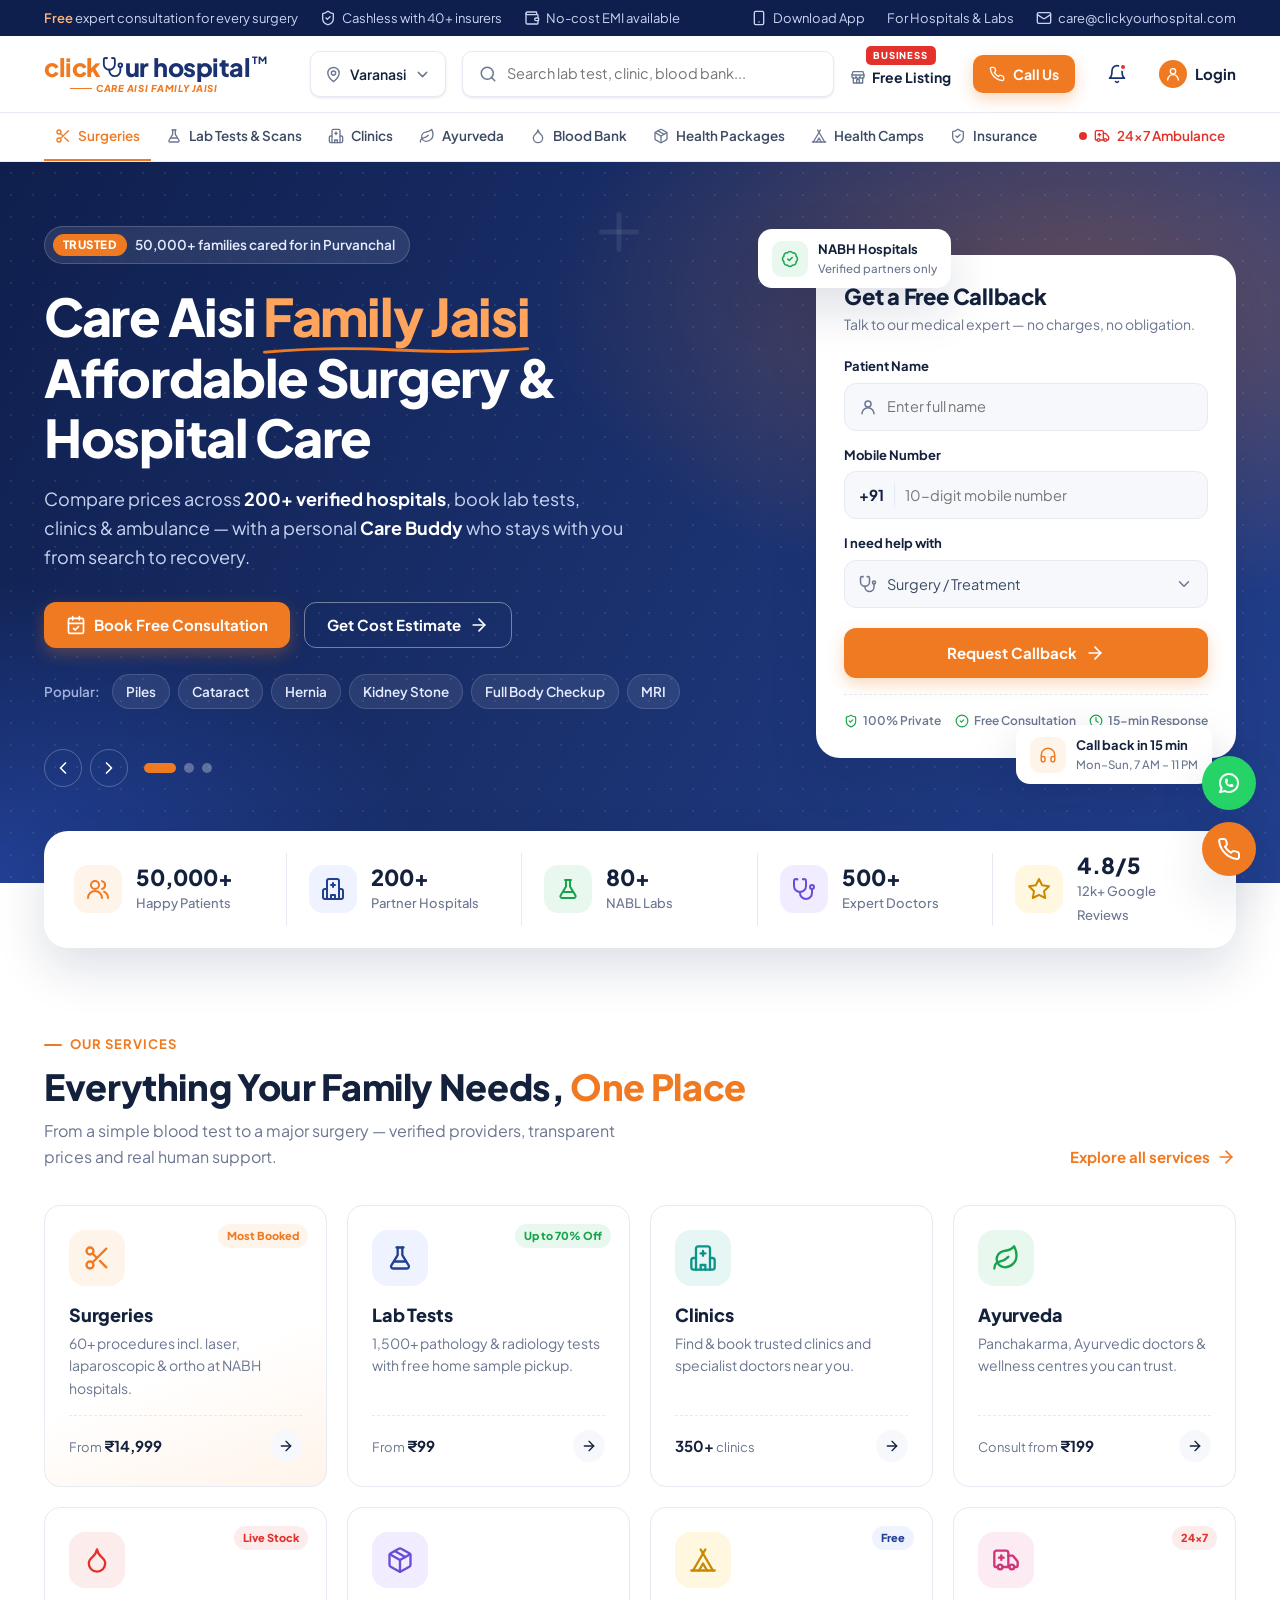
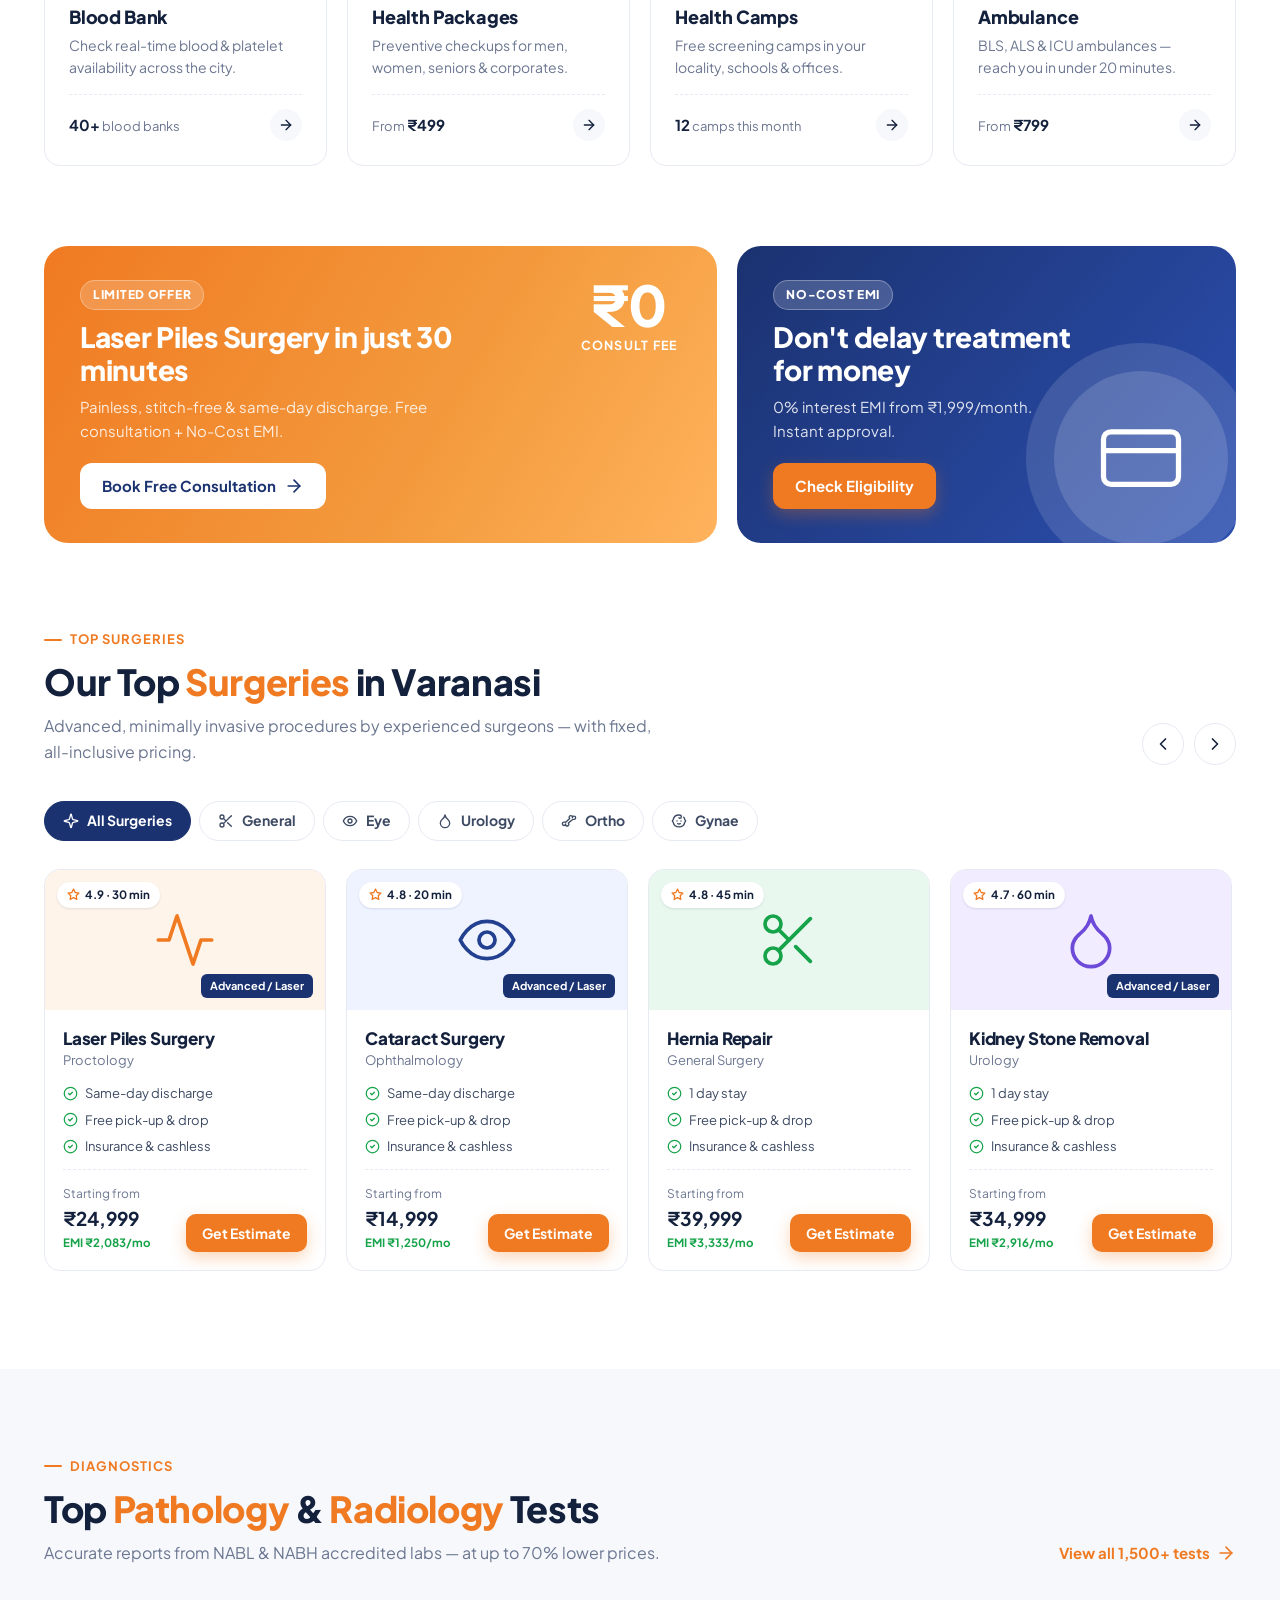
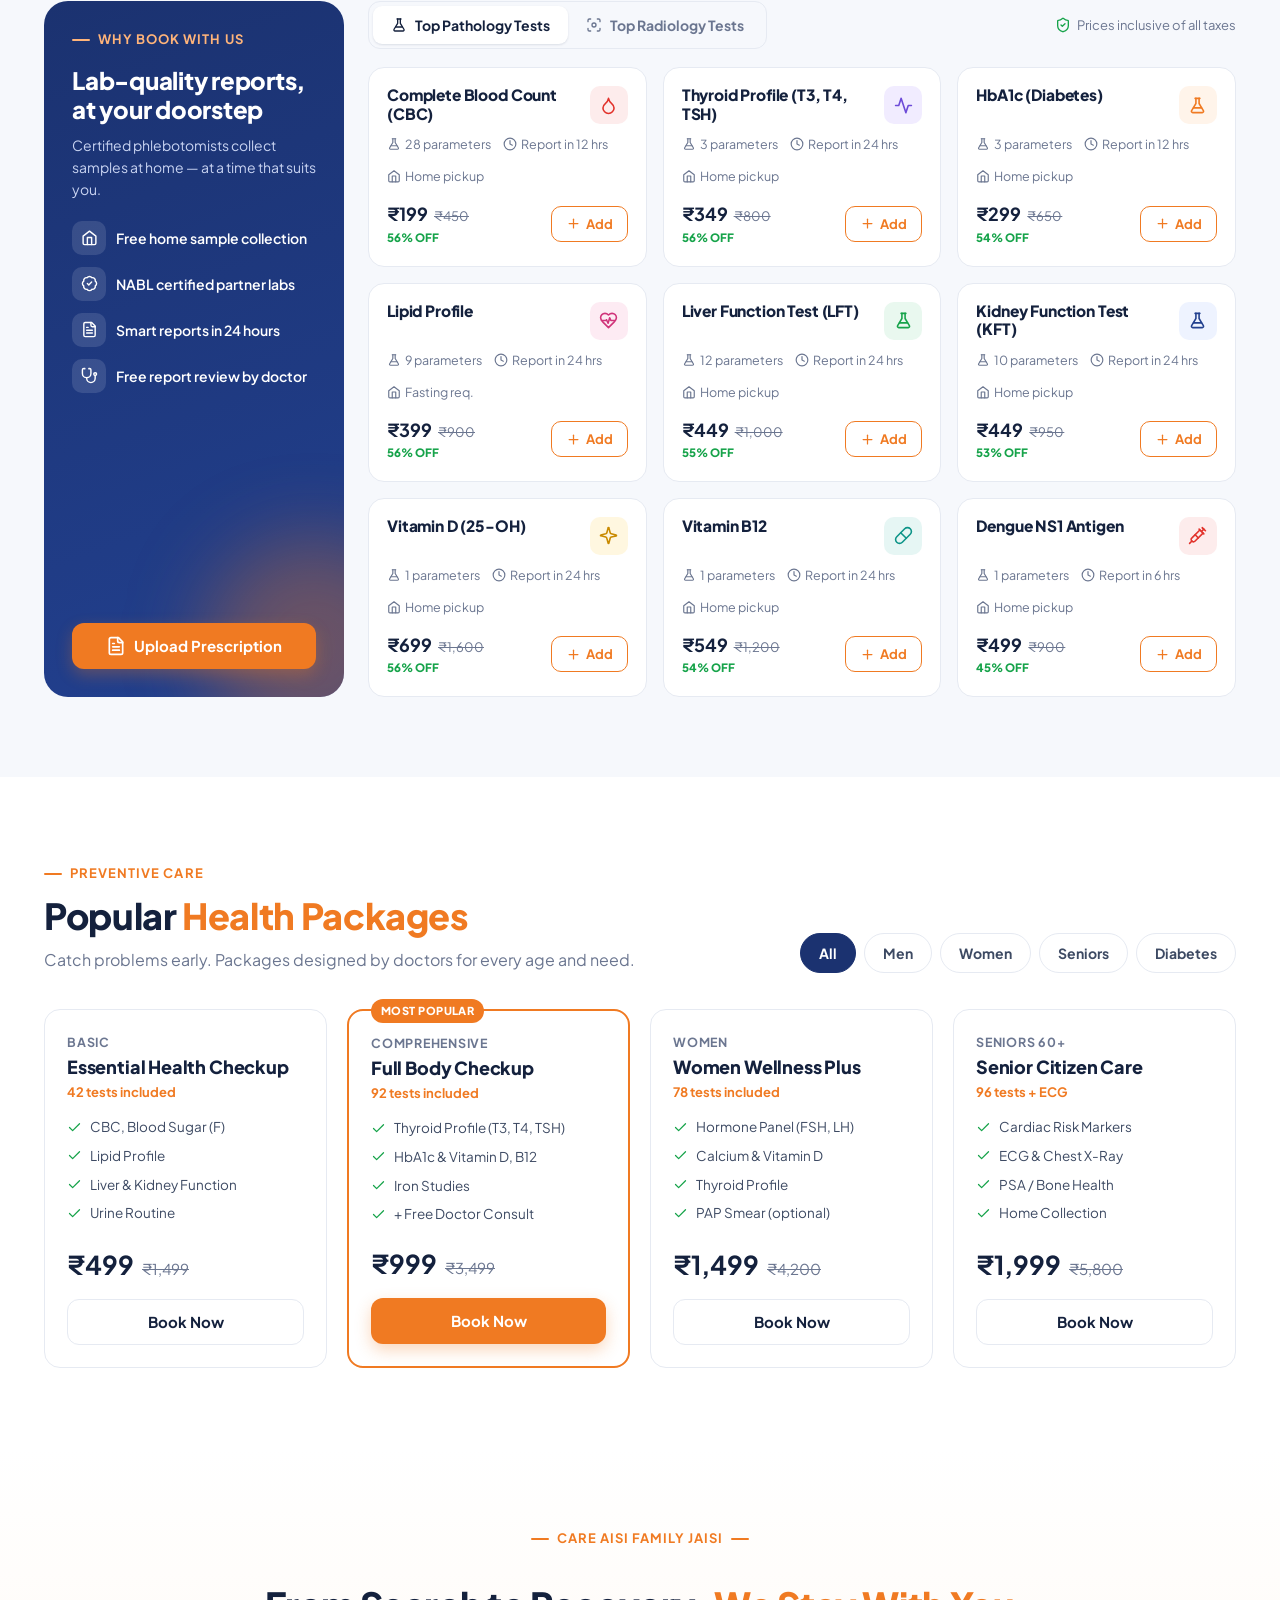
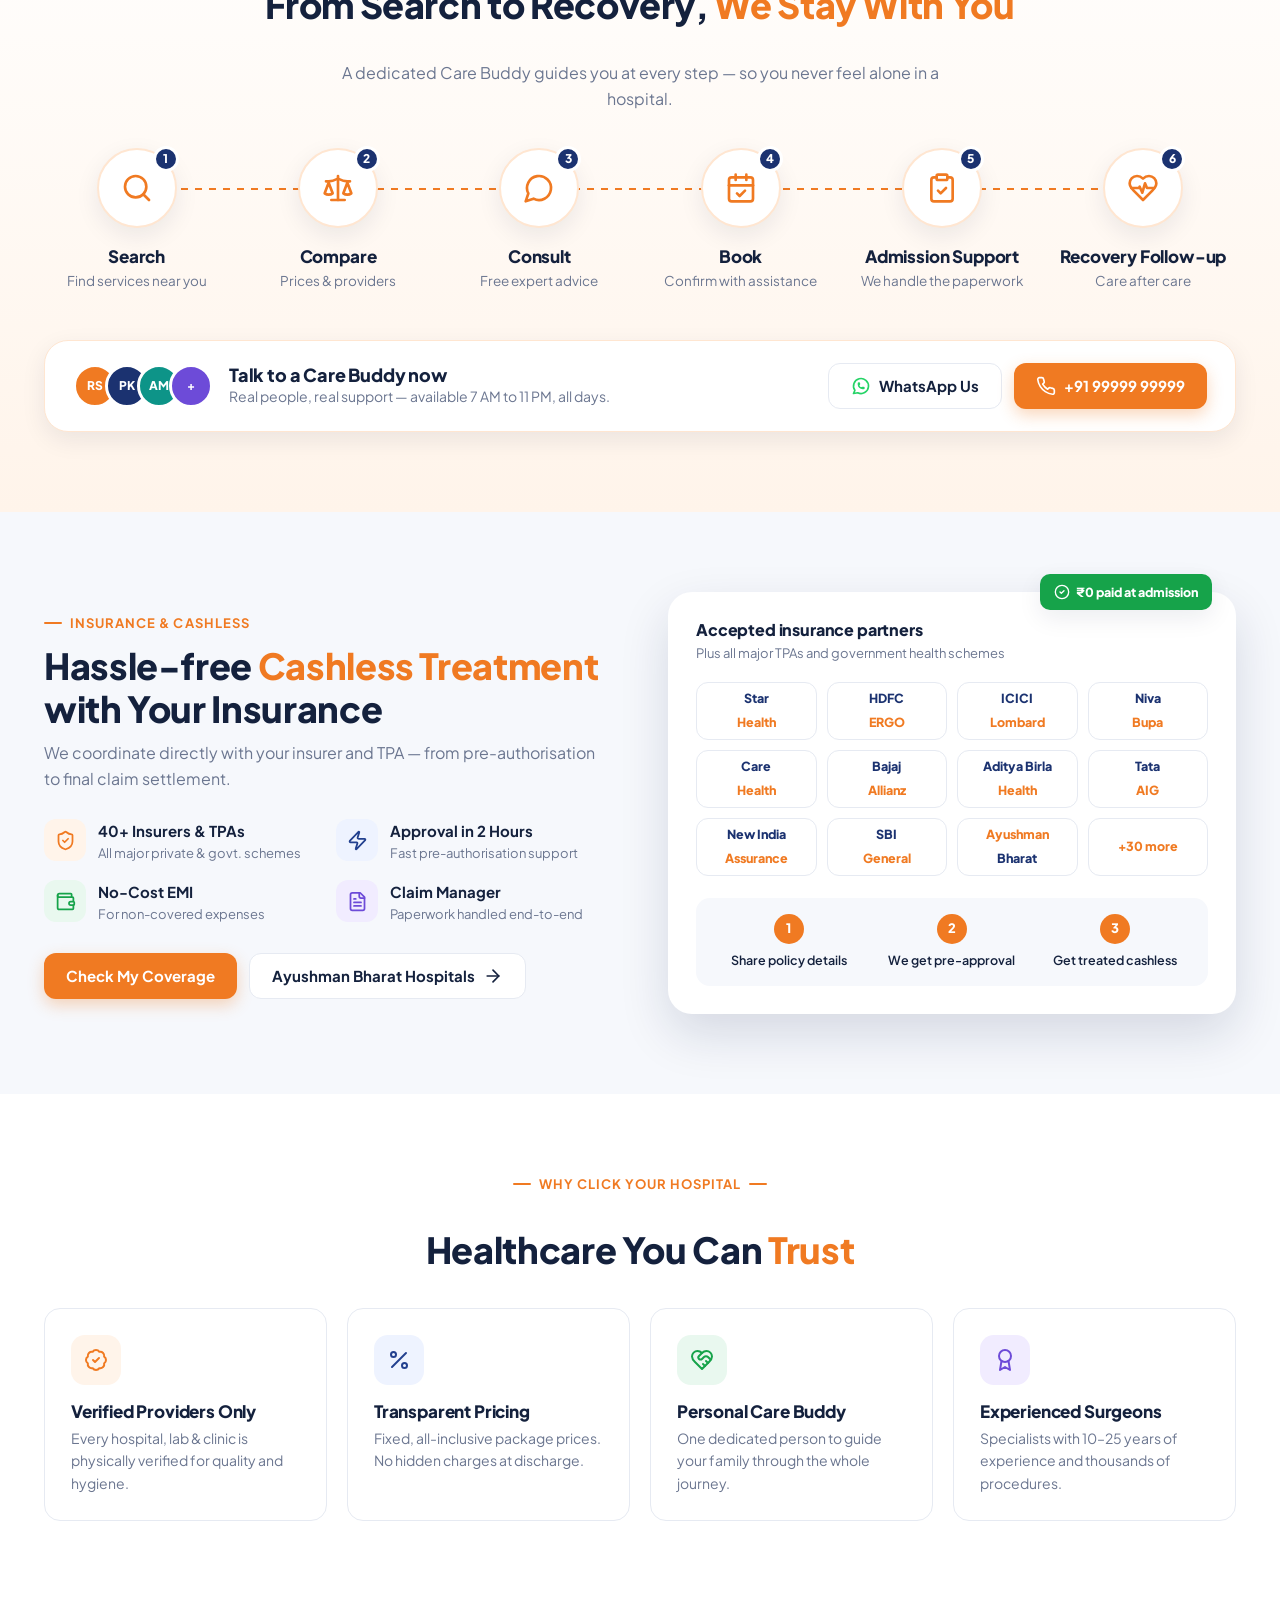
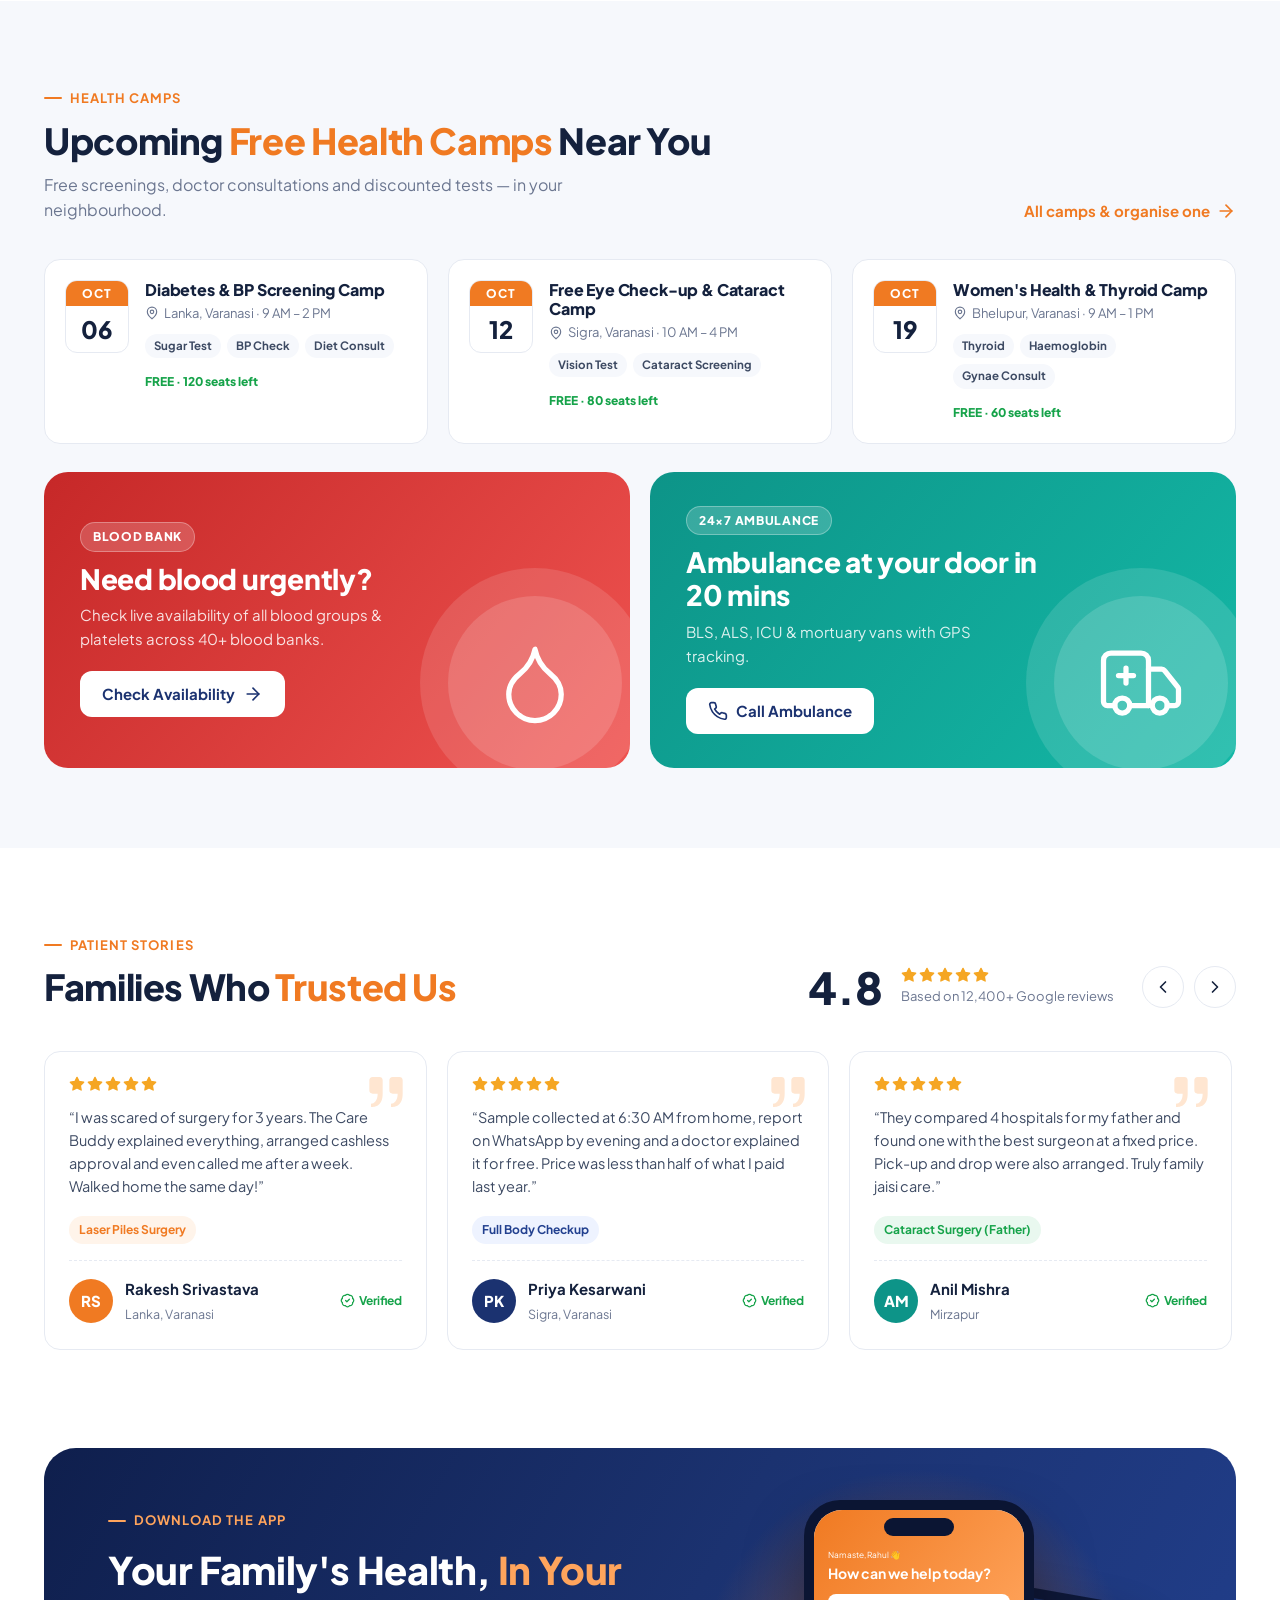
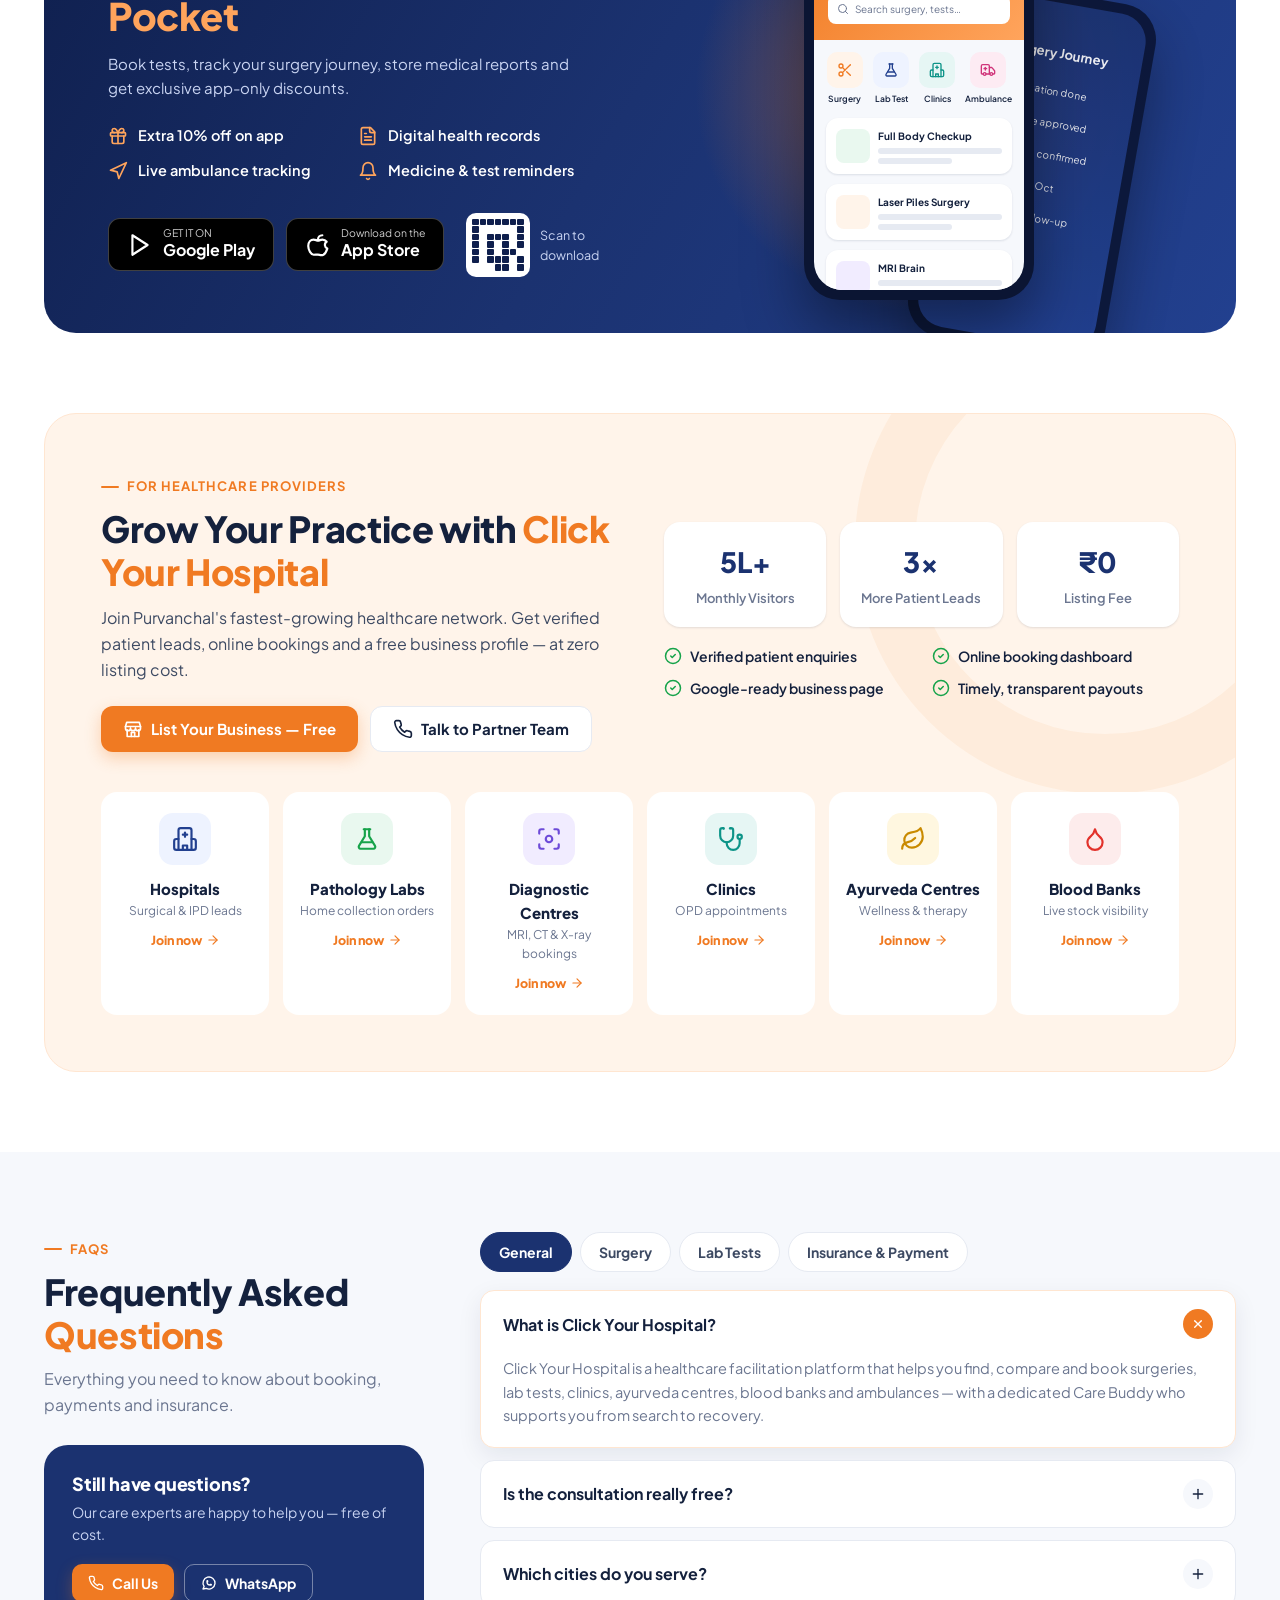
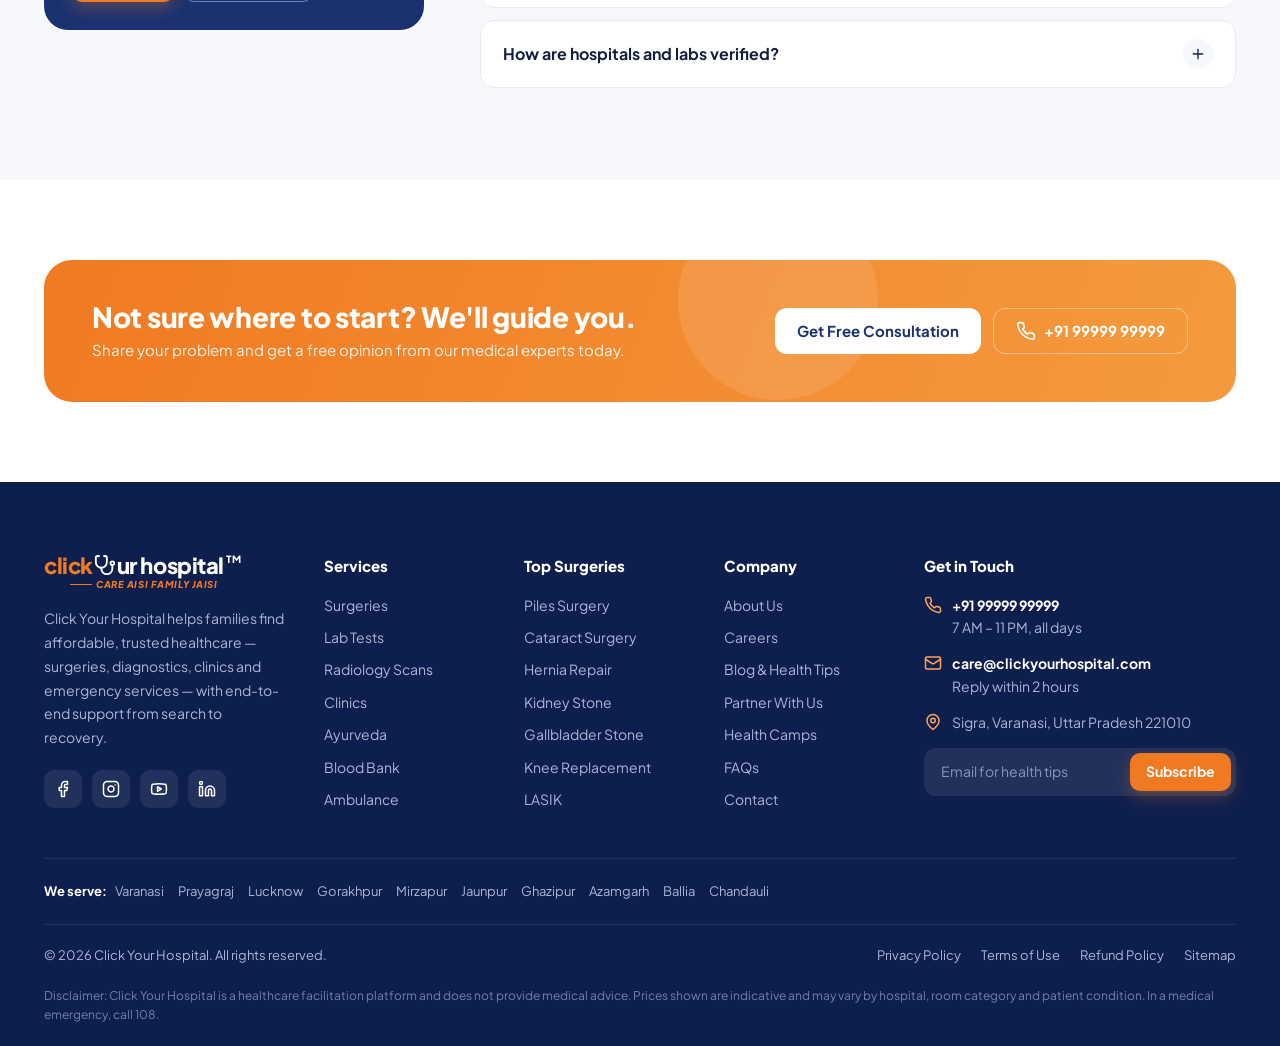
<file: index.html>
<!DOCTYPE html>
<html lang="en">
<head>
  <meta charset="UTF-8" />
  <meta name="viewport" content="width=device-width, initial-scale=1.0" />
  <title>Click Your Hospital — Affordable Surgery, Lab Tests & Hospital Care in Varanasi</title>
  <meta name="description" content="Book surgeries, lab tests, radiology scans, clinics, ayurveda, blood bank and ambulance services at the best prices. Free expert consultation, cashless insurance and a care buddy from search to recovery." />
  <link rel="preconnect" href="https://fonts.googleapis.com" />
  <link rel="preconnect" href="https://fonts.gstatic.com" crossorigin />
  <link href="https://fonts.googleapis.com/css2?family=Plus+Jakarta+Sans:wght@400;500;600;700;800&display=swap" rel="stylesheet" />
  <link rel="stylesheet" href="assets/css/styles.css" />
</head>
<body>
<script src="assets/js/icons.js"></script>

<!-- ================= TOP BAR ================= -->
<div class="topbar">
  <div class="container">
    <div class="topbar-left">
      <span><span class="hl">Free</span> expert consultation for every surgery</span>
      <a href="#insurance"><svg class="i i-sm"><use href="#i-shield-check"/></svg> Cashless with 40+ insurers</a>
      <a href="#emi"><svg class="i i-sm"><use href="#i-wallet"/></svg> No-cost EMI available</a>
    </div>
    <div class="topbar-right">
      <a href="#app"><svg class="i i-sm"><use href="#i-smartphone"/></svg> Download App</a>
      <a href="#partner">For Hospitals & Labs</a>
      <a href="mailto:care@clickyourhospital.com"><svg class="i i-sm"><use href="#i-mail"/></svg> care@clickyourhospital.com</a>
    </div>
  </div>
</div>

<!-- ================= HEADER (matches provided navbar) ================= -->
<header class="header" id="header">
  <div class="container">
    <button class="menu-btn" id="menuOpen" aria-label="Open menu"><svg class="i"><use href="#i-menu"/></svg></button>
    <a href="#" class="logo" aria-label="Click Your Hospital home">
      <span class="logo-word"><span class="c">click</span><svg class="i steth"><use href="#i-stethoscope"/></svg><span class="h">ur hospital</span><sup>TM</sup></span>
      <span class="logo-tag">CARE AISI FAMILY JAISI</span>
    </a>

    <button class="loc-btn" type="button">
      <svg class="i"><use href="#i-map-pin"/></svg> Varanasi <svg class="i i-sm"><use href="#i-chevron-down"/></svg>
    </button>

    <label class="search">
      <svg class="i"><use href="#i-search"/></svg>
      <input type="text" id="headerSearch" placeholder="Search surgery, lab test, clinic, blood bank..." />
    </label>

    <div class="header-actions">
      <a href="#partner" class="free-listing"><span class="badge-biz">BUSINESS</span><svg class="i"><use href="#i-store"/></svg> Free Listing</a>
      <a href="tel:+919999999999" class="btn btn-primary btn-sm"><svg class="i i-sm"><use href="#i-phone"/></svg> Call Us</a>
      <button class="icon-btn" aria-label="Notifications"><svg class="i"><use href="#i-bell"/></svg><span class="dot"></span></button>
      <a href="#" class="login-btn"><span class="avatar"><svg class="i"><use href="#i-user"/></svg></span> <span class="login-text">Login</span></a>
    </div>
  </div>
</header>

<!-- Category quick nav -->
<nav class="subnav">
  <div class="container">
    <a href="#surgeries" class="active"><svg class="i"><use href="#i-scissors"/></svg> Surgeries</a>
    <a href="#tests"><svg class="i"><use href="#i-flask"/></svg> Lab Tests &amp; Scans</a>
    <a href="#services"><svg class="i"><use href="#i-hospital"/></svg> Clinics</a>
    <a href="#services"><svg class="i"><use href="#i-leaf"/></svg> Ayurveda</a>
    <a href="#services"><svg class="i"><use href="#i-droplet"/></svg> Blood Bank</a>
    <a href="#packages"><svg class="i"><use href="#i-package"/></svg> Health Packages</a>
    <a href="#camps"><svg class="i"><use href="#i-tent"/></svg> Health Camps</a>
    <a href="#insurance"><svg class="i"><use href="#i-shield-check"/></svg> Insurance</a>
    <a href="tel:108" class="emergency"><span class="pulse"></span><svg class="i"><use href="#i-ambulance"/></svg> 24×7 Ambulance</a>
  </div>
</nav>

<!-- ================= HERO BANNER (full width slider) ================= -->
<section class="hero">
  <svg class="i plus-deco" style="left:46%;top:40px;width:60px;height:60px"><use href="#i-plus"/></svg>
  <svg class="i plus-deco" style="left:4%;top:60%;width:40px;height:40px"><use href="#i-plus"/></svg>
  <div class="container">
    <div>
      <div class="hero-slides" id="heroSlides">
        <!-- Slide 1: Brand -->
        <div class="hero-slide active">
          <span class="pill-light"><span class="tag">TRUSTED</span> 50,000+ families cared for in Purvanchal</span>
          <h1>Care Aisi <span class="accent">Family Jaisi<svg viewBox="0 0 200 14" preserveAspectRatio="none"><path d="M2 10 Q 50 2 100 7 T 198 5" fill="none" stroke="currentColor" stroke-width="4" stroke-linecap="round"/></svg></span><br/>Affordable Surgery &amp; Hospital Care</h1>
          <p class="lead">Compare prices across <b>200+ verified hospitals</b>, book lab tests, clinics &amp; ambulance — with a personal <b>Care Buddy</b> who stays with you from search to recovery.</p>
          <div class="hero-cta">
            <a href="#callback" class="btn btn-primary"><svg class="i"><use href="#i-calendar-check"/></svg> Book Free Consultation</a>
            <a href="#surgeries" class="btn btn-ghost-light">Get Cost Estimate <svg class="i"><use href="#i-arrow-right"/></svg></a>
          </div>
          <div class="hero-chips">
            <span class="label">Popular:</span>
            <a href="#surgeries">Piles</a><a href="#surgeries">Cataract</a><a href="#surgeries">Hernia</a><a href="#surgeries">Kidney Stone</a><a href="#tests">Full Body Checkup</a><a href="#tests">MRI</a>
          </div>
        </div>

        <!-- Slide 2: Lab offer -->
        <div class="hero-slide">
          <span class="pill-light"><span class="tag">OFFER</span> Free home sample collection</span>
          <h1>Full Body Checkup<br/>with <span class="accent">90+ Tests<svg viewBox="0 0 200 14" preserveAspectRatio="none"><path d="M2 10 Q 50 2 100 7 T 198 5" fill="none" stroke="currentColor" stroke-width="4" stroke-linecap="round"/></svg></span></h1>
          <div class="hero-offer-price"><span class="now">₹999</span><span class="was">₹3,499</span><span class="off">71% OFF</span></div>
          <ul class="hero-list">
            <li><svg class="i"><use href="#i-check-circle"/></svg> NABL accredited labs</li>
            <li><svg class="i"><use href="#i-check-circle"/></svg> Reports in 24 hours</li>
            <li><svg class="i"><use href="#i-check-circle"/></svg> Free doctor consultation</li>
            <li><svg class="i"><use href="#i-check-circle"/></svg> Sample pickup at 6 AM</li>
          </ul>
          <div class="hero-cta">
            <a href="#packages" class="btn btn-primary">Book Now @ ₹999</a>
            <a href="#tests" class="btn btn-ghost-light">View All Tests <svg class="i"><use href="#i-arrow-right"/></svg></a>
          </div>
        </div>

        <!-- Slide 3: Cashless -->
        <div class="hero-slide">
          <span class="pill-light"><span class="tag">CASHLESS</span> 40+ insurance partners</span>
          <h1>Surgery with <span class="accent">₹0 Upfront<svg viewBox="0 0 200 14" preserveAspectRatio="none"><path d="M2 10 Q 50 2 100 7 T 198 5" fill="none" stroke="currentColor" stroke-width="4" stroke-linecap="round"/></svg></span><br/>Cashless &amp; No-Cost EMI</h1>
          <p class="lead">We handle your <b>insurance approval, paperwork &amp; admission</b> — so you can focus on getting better. Ayushman Bharat accepted at partner hospitals.</p>
          <ul class="hero-list">
            <li><svg class="i"><use href="#i-check-circle"/></svg> Pre-authorisation in 2 hrs</li>
            <li><svg class="i"><use href="#i-check-circle"/></svg> EMI from ₹1,999/month</li>
            <li><svg class="i"><use href="#i-check-circle"/></svg> Free pick-up &amp; drop</li>
            <li><svg class="i"><use href="#i-check-circle"/></svg> Dedicated claim manager</li>
          </ul>
          <div class="hero-cta">
            <a href="#insurance" class="btn btn-primary"><svg class="i"><use href="#i-shield-check"/></svg> Check Insurance Coverage</a>
          </div>
        </div>
      </div>

      <div class="hero-controls">
        <div class="hero-arrows">
          <button id="heroPrev" aria-label="Previous"><svg class="i"><use href="#i-chevron-left"/></svg></button>
          <button id="heroNext" aria-label="Next"><svg class="i"><use href="#i-chevron-right"/></svg></button>
        </div>
        <div class="hero-dots" id="heroDots"></div>
      </div>
    </div>

    <!-- Callback form -->
    <div class="callback-card" id="callback">
      <div class="floating f1"><span class="ic"><svg class="i"><use href="#i-badge-check"/></svg></span><div>NABH Hospitals<small>Verified partners only</small></div></div>
      <div class="floating f2"><span class="ic"><svg class="i"><use href="#i-headset"/></svg></span><div>Call back in 15 min<small>Mon–Sun, 7 AM – 11 PM</small></div></div>
      <form id="callbackForm" novalidate>
        <h3>Get a Free Callback</h3>
        <p class="sub">Talk to our medical expert — no charges, no obligation.</p>
        <div class="form-field">
          <label for="cbName">Patient Name</label>
          <div class="form-input"><svg class="i"><use href="#i-user"/></svg><input id="cbName" type="text" placeholder="Enter full name" required /></div>
        </div>
        <div class="form-field">
          <label for="cbPhone">Mobile Number</label>
          <div class="form-input"><span class="prefix">+91</span><input id="cbPhone" type="tel" maxlength="10" placeholder="10-digit mobile number" required /></div>
        </div>
        <div class="form-field">
          <label for="cbService">I need help with</label>
          <div class="form-input"><svg class="i"><use href="#i-stethoscope"/></svg>
            <select id="cbService">
              <option>Surgery / Treatment</option><option>Lab Test</option><option>Radiology Scan</option><option>Health Package</option><option>Insurance / Cashless</option><option>Ambulance</option>
            </select>
            <svg class="i i-sm"><use href="#i-chevron-down"/></svg>
          </div>
        </div>
        <button type="submit" class="btn btn-primary">Request Callback <svg class="i"><use href="#i-arrow-right"/></svg></button>
        <div class="assure">
          <span><svg class="i"><use href="#i-shield-check"/></svg> 100% Private</span>
          <span><svg class="i"><use href="#i-check-circle"/></svg> Free Consultation</span>
          <span><svg class="i"><use href="#i-clock"/></svg> 15-min Response</span>
        </div>
      </form>
      <div class="form-success">
        <svg class="i"><use href="#i-check-circle"/></svg>
        <h3>Thank you!</h3>
        <p class="sub">Our care expert will call you within 15 minutes.</p>
      </div>
    </div>
  </div>
</section>

<!-- Stats strip overlapping hero -->
<div class="hero-stats-wrap">
  <div class="container">
    <div class="hero-stats">
      <div class="hero-stat"><span class="ic t-orange"><svg class="i"><use href="#i-users"/></svg></span><div><b data-count="50000" data-suffix="+">50,000+</b><small>Happy Patients</small></div></div>
      <div class="hero-stat"><span class="ic t-blue"><svg class="i"><use href="#i-hospital"/></svg></span><div><b data-count="200" data-suffix="+">200+</b><small>Partner Hospitals</small></div></div>
      <div class="hero-stat"><span class="ic t-green"><svg class="i"><use href="#i-flask"/></svg></span><div><b data-count="80" data-suffix="+">80+</b><small>NABL Labs</small></div></div>
      <div class="hero-stat"><span class="ic t-purple"><svg class="i"><use href="#i-stethoscope"/></svg></span><div><b data-count="500" data-suffix="+">500+</b><small>Expert Doctors</small></div></div>
      <div class="hero-stat"><span class="ic t-amber"><svg class="i"><use href="#i-star"/></svg></span><div><b>4.8/5</b><small>12k+ Google Reviews</small></div></div>
    </div>
  </div>
</div>

<!-- ================= SERVICES ================= -->
<section class="section" id="services">
  <div class="container">
    <div class="section-head">
      <div>
        <div class="eyebrow">Our Services</div>
        <h2 class="section-title">Everything Your Family Needs, <span>One Place</span></h2>
        <p class="section-sub">From a simple blood test to a major surgery — verified providers, transparent prices and real human support.</p>
      </div>
      <a href="#" class="link-arrow">Explore all services <svg class="i"><use href="#i-arrow-right"/></svg></a>
    </div>

    <div class="services-grid">
      <a href="#surgeries" class="service-card featured reveal">
        <span class="ribbon t-orange">Most Booked</span>
        <span class="ic t-orange"><svg class="i"><use href="#i-scissors"/></svg></span>
        <h3>Surgeries</h3>
        <p>60+ procedures incl. laser, laparoscopic &amp; ortho at NABH hospitals.</p>
        <div class="meta"><span class="from">From <b>₹14,999</b></span><span class="go"><svg class="i i-sm"><use href="#i-arrow-right"/></svg></span></div>
      </a>
      <a href="#tests" class="service-card reveal">
        <span class="ribbon t-green">Up to 70% Off</span>
        <span class="ic t-blue"><svg class="i"><use href="#i-flask"/></svg></span>
        <h3>Lab Tests</h3>
        <p>1,500+ pathology &amp; radiology tests with free home sample pickup.</p>
        <div class="meta"><span class="from">From <b>₹99</b></span><span class="go"><svg class="i i-sm"><use href="#i-arrow-right"/></svg></span></div>
      </a>
      <a href="#" class="service-card reveal">
        <span class="ic t-teal"><svg class="i"><use href="#i-hospital"/></svg></span>
        <h3>Clinics</h3>
        <p>Find &amp; book trusted clinics and specialist doctors near you.</p>
        <div class="meta"><span class="from"><b>350+</b> clinics</span><span class="go"><svg class="i i-sm"><use href="#i-arrow-right"/></svg></span></div>
      </a>
      <a href="#" class="service-card reveal">
        <span class="ic t-green"><svg class="i"><use href="#i-leaf"/></svg></span>
        <h3>Ayurveda</h3>
        <p>Panchakarma, Ayurvedic doctors &amp; wellness centres you can trust.</p>
        <div class="meta"><span class="from">Consult from <b>₹199</b></span><span class="go"><svg class="i i-sm"><use href="#i-arrow-right"/></svg></span></div>
      </a>
      <a href="#" class="service-card reveal">
        <span class="ribbon t-red">Live Stock</span>
        <span class="ic t-red"><svg class="i"><use href="#i-droplet"/></svg></span>
        <h3>Blood Bank</h3>
        <p>Check real-time blood &amp; platelet availability across the city.</p>
        <div class="meta"><span class="from"><b>40+</b> blood banks</span><span class="go"><svg class="i i-sm"><use href="#i-arrow-right"/></svg></span></div>
      </a>
      <a href="#packages" class="service-card reveal">
        <span class="ic t-purple"><svg class="i"><use href="#i-package"/></svg></span>
        <h3>Health Packages</h3>
        <p>Preventive checkups for men, women, seniors &amp; corporates.</p>
        <div class="meta"><span class="from">From <b>₹499</b></span><span class="go"><svg class="i i-sm"><use href="#i-arrow-right"/></svg></span></div>
      </a>
      <a href="#camps" class="service-card reveal">
        <span class="ribbon t-blue">Free</span>
        <span class="ic t-amber"><svg class="i"><use href="#i-tent"/></svg></span>
        <h3>Health Camps</h3>
        <p>Free screening camps in your locality, schools &amp; offices.</p>
        <div class="meta"><span class="from"><b>12</b> camps this month</span><span class="go"><svg class="i i-sm"><use href="#i-arrow-right"/></svg></span></div>
      </a>
      <a href="tel:108" class="service-card reveal">
        <span class="ribbon t-red">24×7</span>
        <span class="ic t-pink"><svg class="i"><use href="#i-ambulance"/></svg></span>
        <h3>Ambulance</h3>
        <p>BLS, ALS &amp; ICU ambulances — reach you in under 20 minutes.</p>
        <div class="meta"><span class="from">From <b>₹799</b></span><span class="go"><svg class="i i-sm"><use href="#i-arrow-right"/></svg></span></div>
      </a>
    </div>
  </div>
</section>

<!-- ================= PROMO BANNERS ================= -->
<section id="emi">
  <div class="container">
    <div class="promo-row">
      <div class="promo promo-orange reveal">
        <span class="badge">Limited Offer</span>
        <h3>Laser Piles Surgery in just 30 minutes</h3>
        <p>Painless, stitch-free &amp; same-day discharge. Free consultation + No-Cost EMI.</p>
        <a href="#callback" class="btn btn-white">Book Free Consultation <svg class="i"><use href="#i-arrow-right"/></svg></a>
        <div class="big-off"><b>₹0</b><small>CONSULT FEE</small></div>
      </div>
      <div class="promo promo-navy reveal">
        <span class="badge">No-Cost EMI</span>
        <h3>Don't delay treatment for money</h3>
        <p>0% interest EMI from ₹1,999/month. Instant approval.</p>
        <a href="#insurance" class="btn btn-primary">Check Eligibility</a>
        <div class="art"><svg class="i"><use href="#i-credit-card"/></svg></div>
      </div>
    </div>
  </div>
</section>

<!-- ================= TOP SURGERIES ================= -->
<section class="section" id="surgeries">
  <div class="container">
    <div class="section-head">
      <div>
        <div class="eyebrow">Top Surgeries</div>
        <h2 class="section-title">Our Top <span>Surgeries</span> in Varanasi</h2>
        <p class="section-sub">Advanced, minimally invasive procedures by experienced surgeons — with fixed, all-inclusive pricing.</p>
      </div>
      <div class="carousel-nav" data-for="surgeryTrack">
        <button data-dir="-1" aria-label="Previous"><svg class="i"><use href="#i-chevron-left"/></svg></button>
        <button data-dir="1" aria-label="Next"><svg class="i"><use href="#i-chevron-right"/></svg></button>
      </div>
    </div>
    <div class="tabs" id="surgeryTabs" style="margin-bottom:22px"></div>
    <div class="carousel">
      <div class="carousel-track" id="surgeryTrack"></div>
    </div>
  </div>
</section>

<!-- ================= TOP PATHOLOGY & RADIOLOGY TESTS ================= -->
<section class="section section-soft" id="tests">
  <div class="container">
    <div class="section-head">
      <div>
        <div class="eyebrow">Diagnostics</div>
        <h2 class="section-title">Top <span>Pathology</span> &amp; <span>Radiology</span> Tests</h2>
        <p class="section-sub">Accurate reports from NABL &amp; NABH accredited labs — at up to 70% lower prices.</p>
      </div>
      <a href="#" class="link-arrow">View all 1,500+ tests <svg class="i"><use href="#i-arrow-right"/></svg></a>
    </div>

    <div class="tests-wrap">
      <aside class="tests-side reveal">
        <div class="eyebrow">Why book with us</div>
        <h3>Lab-quality reports, at your doorstep</h3>
        <p>Certified phlebotomists collect samples at home — at a time that suits you.</p>
        <ul>
          <li><span class="ic"><svg class="i"><use href="#i-home"/></svg></span> Free home sample collection</li>
          <li><span class="ic"><svg class="i"><use href="#i-badge-check"/></svg></span> NABL certified partner labs</li>
          <li><span class="ic"><svg class="i"><use href="#i-file-text"/></svg></span> Smart reports in 24 hours</li>
          <li><span class="ic"><svg class="i"><use href="#i-stethoscope"/></svg></span> Free report review by doctor</li>
        </ul>
        <a href="#" class="btn btn-primary"><svg class="i"><use href="#i-file-text"/></svg> Upload Prescription</a>
      </aside>

      <div class="tests-main">
        <div class="tests-toolbar">
          <div class="seg" id="testSeg">
            <button class="active" data-target="pathology"><svg class="i"><use href="#i-flask"/></svg> Top Pathology Tests</button>
            <button data-target="radiology"><svg class="i"><use href="#i-scan"/></svg> Top Radiology Tests</button>
          </div>
          <span style="font-size:13px;color:var(--muted);display:flex;gap:6px;align-items:center"><svg class="i i-sm" style="color:var(--green)"><use href="#i-shield-check"/></svg> Prices inclusive of all taxes</span>
        </div>
        <div class="tests-grid" id="pathologyGrid"></div>
        <div class="tests-grid" id="radiologyGrid" hidden></div>
      </div>
    </div>
  </div>
</section>

<!-- ================= HEALTH PACKAGES ================= -->
<section class="section" id="packages">
  <div class="container">
    <div class="section-head">
      <div>
        <div class="eyebrow">Preventive Care</div>
        <h2 class="section-title">Popular <span>Health Packages</span></h2>
        <p class="section-sub">Catch problems early. Packages designed by doctors for every age and need.</p>
      </div>
      <div class="tabs">
        <button class="tab active">All</button><button class="tab">Men</button><button class="tab">Women</button><button class="tab">Seniors</button><button class="tab">Diabetes</button>
      </div>
    </div>
    <div class="packages-grid">
      <div class="pkg-card reveal">
        <span class="who">Basic</span>
        <h4>Essential Health Checkup</h4>
        <span class="count">42 tests included</span>
        <ul><li><svg class="i"><use href="#i-check"/></svg> CBC, Blood Sugar (F)</li><li><svg class="i"><use href="#i-check"/></svg> Lipid Profile</li><li><svg class="i"><use href="#i-check"/></svg> Liver &amp; Kidney Function</li><li><svg class="i"><use href="#i-check"/></svg> Urine Routine</li></ul>
        <div class="price"><b>₹499</b><s>₹1,499</s></div>
        <a href="#" class="btn btn-outline">Book Now</a>
      </div>
      <div class="pkg-card popular reveal">
        <span class="pop">MOST POPULAR</span>
        <span class="who">Comprehensive</span>
        <h4>Full Body Checkup</h4>
        <span class="count">92 tests included</span>
        <ul><li><svg class="i"><use href="#i-check"/></svg> Thyroid Profile (T3, T4, TSH)</li><li><svg class="i"><use href="#i-check"/></svg> HbA1c &amp; Vitamin D, B12</li><li><svg class="i"><use href="#i-check"/></svg> Iron Studies</li><li><svg class="i"><use href="#i-check"/></svg> + Free Doctor Consult</li></ul>
        <div class="price"><b>₹999</b><s>₹3,499</s></div>
        <a href="#" class="btn btn-primary">Book Now</a>
      </div>
      <div class="pkg-card reveal">
        <span class="who">Women</span>
        <h4>Women Wellness Plus</h4>
        <span class="count">78 tests included</span>
        <ul><li><svg class="i"><use href="#i-check"/></svg> Hormone Panel (FSH, LH)</li><li><svg class="i"><use href="#i-check"/></svg> Calcium &amp; Vitamin D</li><li><svg class="i"><use href="#i-check"/></svg> Thyroid Profile</li><li><svg class="i"><use href="#i-check"/></svg> PAP Smear (optional)</li></ul>
        <div class="price"><b>₹1,499</b><s>₹4,200</s></div>
        <a href="#" class="btn btn-outline">Book Now</a>
      </div>
      <div class="pkg-card reveal">
        <span class="who">Seniors 60+</span>
        <h4>Senior Citizen Care</h4>
        <span class="count">96 tests + ECG</span>
        <ul><li><svg class="i"><use href="#i-check"/></svg> Cardiac Risk Markers</li><li><svg class="i"><use href="#i-check"/></svg> ECG &amp; Chest X-Ray</li><li><svg class="i"><use href="#i-check"/></svg> PSA / Bone Health</li><li><svg class="i"><use href="#i-check"/></svg> Home Collection</li></ul>
        <div class="price"><b>₹1,999</b><s>₹5,800</s></div>
        <a href="#" class="btn btn-outline">Book Now</a>
      </div>
    </div>
  </div>
</section>

<!-- ================= JOURNEY: SEARCH TO RECOVERY ================= -->
<section class="section journey">
  <div class="container">
    <div class="section-head center">
      <div class="eyebrow">Care Aisi Family Jaisi</div>
      <h2 class="section-title">From Search to Recovery, <span>We Stay With You</span></h2>
      <p class="section-sub">A dedicated Care Buddy guides you at every step — so you never feel alone in a hospital.</p>
    </div>
    <div class="journey-steps">
      <div class="j-step reveal"><div class="circle"><svg class="i"><use href="#i-search"/></svg><span class="num">1</span></div><h4>Search</h4><p>Find services near you</p></div>
      <div class="j-step reveal"><div class="circle"><svg class="i"><use href="#i-scale"/></svg><span class="num">2</span></div><h4>Compare</h4><p>Prices &amp; providers</p></div>
      <div class="j-step reveal"><div class="circle"><svg class="i"><use href="#i-message"/></svg><span class="num">3</span></div><h4>Consult</h4><p>Free expert advice</p></div>
      <div class="j-step reveal"><div class="circle"><svg class="i"><use href="#i-calendar-check"/></svg><span class="num">4</span></div><h4>Book</h4><p>Confirm with assistance</p></div>
      <div class="j-step reveal"><div class="circle"><svg class="i"><use href="#i-clipboard"/></svg><span class="num">5</span></div><h4>Admission Support</h4><p>We handle the paperwork</p></div>
      <div class="j-step reveal"><div class="circle"><svg class="i"><use href="#i-heart-pulse"/></svg><span class="num">6</span></div><h4>Recovery Follow-up</h4><p>Care after care</p></div>
    </div>
    <div class="journey-cta reveal">
      <div class="who">
        <div class="avatars"><span style="background:#f07a22">RS</span><span style="background:#1b3270">PK</span><span style="background:#0d9488">AM</span><span style="background:#6d4bd8">+</span></div>
        <div><h4>Talk to a Care Buddy now</h4><p>Real people, real support — available 7 AM to 11 PM, all days.</p></div>
      </div>
      <div style="display:flex;gap:12px">
        <a href="#" class="btn btn-outline"><svg class="i" style="color:#25d366"><use href="#i-whatsapp"/></svg> WhatsApp Us</a>
        <a href="tel:+919999999999" class="btn btn-primary"><svg class="i"><use href="#i-phone"/></svg> +91 99999 99999</a>
      </div>
    </div>
  </div>
</section>

<!-- ================= INSURANCE & CASHLESS ================= -->
<section class="section section-soft" id="insurance">
  <div class="container insurance">
    <div class="reveal">
      <div class="eyebrow">Insurance &amp; Cashless</div>
      <h2 class="section-title">Hassle-free <span>Cashless Treatment</span> with Your Insurance</h2>
      <p class="section-sub">We coordinate directly with your insurer and TPA — from pre-authorisation to final claim settlement.</p>
      <div class="ins-points">
        <div class="ins-point"><span class="ic t-orange"><svg class="i"><use href="#i-shield-check"/></svg></span><div><h5>40+ Insurers &amp; TPAs</h5><p>All major private &amp; govt. schemes</p></div></div>
        <div class="ins-point"><span class="ic t-blue"><svg class="i"><use href="#i-zap"/></svg></span><div><h5>Approval in 2 Hours</h5><p>Fast pre-authorisation support</p></div></div>
        <div class="ins-point"><span class="ic t-green"><svg class="i"><use href="#i-wallet"/></svg></span><div><h5>No-Cost EMI</h5><p>For non-covered expenses</p></div></div>
        <div class="ins-point"><span class="ic t-purple"><svg class="i"><use href="#i-file-text"/></svg></span><div><h5>Claim Manager</h5><p>Paperwork handled end-to-end</p></div></div>
      </div>
      <div class="ins-actions">
        <a href="#callback" class="btn btn-primary">Check My Coverage</a>
        <a href="#" class="btn btn-outline">Ayushman Bharat Hospitals <svg class="i"><use href="#i-arrow-right"/></svg></a>
      </div>
    </div>
    <div class="ins-panel reveal">
      <span class="stamp"><svg class="i"><use href="#i-check-circle"/></svg> ₹0 paid at admission</span>
      <h4>Accepted insurance partners</h4>
      <p class="muted">Plus all major TPAs and government health schemes</p>
      <div class="insurer-grid">
        <div class="insurer">Star <em>Health</em></div>
        <div class="insurer">HDFC <em>ERGO</em></div>
        <div class="insurer">ICICI <em>Lombard</em></div>
        <div class="insurer">Niva <em>Bupa</em></div>
        <div class="insurer">Care <em>Health</em></div>
        <div class="insurer">Bajaj <em>Allianz</em></div>
        <div class="insurer">Aditya Birla <em>Health</em></div>
        <div class="insurer">Tata <em>AIG</em></div>
        <div class="insurer">New India <em>Assurance</em></div>
        <div class="insurer">SBI <em>General</em></div>
        <div class="insurer"><em>Ayushman</em> Bharat</div>
        <div class="insurer" style="color:var(--orange)">+30 more</div>
      </div>
      <div class="cashless-steps">
        <div><span class="n">1</span>Share policy details</div>
        <div><span class="n">2</span>We get pre-approval</div>
        <div><span class="n">3</span>Get treated cashless</div>
      </div>
    </div>
  </div>
</section>

<!-- ================= WHY CHOOSE US ================= -->
<section class="section">
  <div class="container">
    <div class="section-head center">
      <div class="eyebrow">Why Click Your Hospital</div>
      <h2 class="section-title">Healthcare You Can <span>Trust</span></h2>
    </div>
    <div class="why-grid">
      <div class="why-card reveal"><span class="ic t-orange"><svg class="i"><use href="#i-badge-check"/></svg></span><h4>Verified Providers Only</h4><p>Every hospital, lab &amp; clinic is physically verified for quality and hygiene.</p></div>
      <div class="why-card reveal"><span class="ic t-blue"><svg class="i"><use href="#i-percent"/></svg></span><h4>Transparent Pricing</h4><p>Fixed, all-inclusive package prices. No hidden charges at discharge.</p></div>
      <div class="why-card reveal"><span class="ic t-green"><svg class="i"><use href="#i-heart-handshake"/></svg></span><h4>Personal Care Buddy</h4><p>One dedicated person to guide your family through the whole journey.</p></div>
      <div class="why-card reveal"><span class="ic t-purple"><svg class="i"><use href="#i-award"/></svg></span><h4>Experienced Surgeons</h4><p>Specialists with 10–25 years of experience and thousands of procedures.</p></div>
    </div>
  </div>
</section>

<!-- ================= HEALTH CAMPS + BLOOD/AMBULANCE BANNERS ================= -->
<section class="section section-soft" id="camps">
  <div class="container">
    <div class="section-head">
      <div>
        <div class="eyebrow">Health Camps</div>
        <h2 class="section-title">Upcoming <span>Free Health Camps</span> Near You</h2>
        <p class="section-sub">Free screenings, doctor consultations and discounted tests — in your neighbourhood.</p>
      </div>
      <a href="#" class="link-arrow">All camps &amp; organise one <svg class="i"><use href="#i-arrow-right"/></svg></a>
    </div>
    <div class="camps">
      <div class="camp-card reveal">
        <div class="camp-date"><div class="m">OCT</div><div class="d">06</div></div>
        <div><h4>Diabetes &amp; BP Screening Camp</h4><div class="where"><svg class="i"><use href="#i-map-pin"/></svg> Lanka, Varanasi · 9 AM – 2 PM</div><div class="chips"><span>Sugar Test</span><span>BP Check</span><span>Diet Consult</span></div><span class="free">FREE · 120 seats left</span></div>
      </div>
      <div class="camp-card reveal">
        <div class="camp-date"><div class="m">OCT</div><div class="d">12</div></div>
        <div><h4>Free Eye Check-up &amp; Cataract Camp</h4><div class="where"><svg class="i"><use href="#i-map-pin"/></svg> Sigra, Varanasi · 10 AM – 4 PM</div><div class="chips"><span>Vision Test</span><span>Cataract Screening</span></div><span class="free">FREE · 80 seats left</span></div>
      </div>
      <div class="camp-card reveal">
        <div class="camp-date"><div class="m">OCT</div><div class="d">19</div></div>
        <div><h4>Women's Health &amp; Thyroid Camp</h4><div class="where"><svg class="i"><use href="#i-map-pin"/></svg> Bhelupur, Varanasi · 9 AM – 1 PM</div><div class="chips"><span>Thyroid</span><span>Haemoglobin</span><span>Gynae Consult</span></div><span class="free">FREE · 60 seats left</span></div>
      </div>
    </div>

    <div class="promo-row" style="grid-template-columns:1fr 1fr;margin-top:28px">
      <div class="promo promo-red reveal">
        <span class="badge">Blood Bank</span>
        <h3>Need blood urgently?</h3>
        <p>Check live availability of all blood groups &amp; platelets across 40+ blood banks.</p>
        <a href="#" class="btn btn-white">Check Availability <svg class="i"><use href="#i-arrow-right"/></svg></a>
        <div class="art"><svg class="i"><use href="#i-droplet"/></svg></div>
      </div>
      <div class="promo promo-teal reveal">
        <span class="badge">24×7 Ambulance</span>
        <h3>Ambulance at your door in 20 mins</h3>
        <p>BLS, ALS, ICU &amp; mortuary vans with GPS tracking.</p>
        <a href="tel:108" class="btn btn-white"><svg class="i"><use href="#i-phone"/></svg> Call Ambulance</a>
        <div class="art"><svg class="i"><use href="#i-ambulance"/></svg></div>
      </div>
    </div>
  </div>
</section>

<!-- ================= TESTIMONIALS ================= -->
<section class="section">
  <div class="container">
    <div class="section-head">
      <div>
        <div class="eyebrow">Patient Stories</div>
        <h2 class="section-title">Families Who <span>Trusted Us</span></h2>
      </div>
      <div style="display:flex;gap:28px;align-items:center">
        <div class="rating-summary">
          <span class="big">4.8</span>
          <div><div class="stars"><svg class="i"><use href="#i-star"/></svg><svg class="i"><use href="#i-star"/></svg><svg class="i"><use href="#i-star"/></svg><svg class="i"><use href="#i-star"/></svg><svg class="i"><use href="#i-star"/></svg></div><small>Based on 12,400+ Google reviews</small></div>
        </div>
        <div class="carousel-nav" data-for="testiTrack">
          <button data-dir="-1" aria-label="Previous"><svg class="i"><use href="#i-chevron-left"/></svg></button>
          <button data-dir="1" aria-label="Next"><svg class="i"><use href="#i-chevron-right"/></svg></button>
        </div>
      </div>
    </div>
    <div class="carousel"><div class="carousel-track testi-track" id="testiTrack"></div></div>
  </div>
</section>

<!-- ================= APP PROMOTION ================= -->
<section id="app">
  <div class="container">
    <div class="app-promo reveal">
      <div class="copy">
        <div class="eyebrow" style="color:#ffa45c">Download the App</div>
        <h2>Your Family's Health, <span>In Your Pocket</span></h2>
        <p>Book tests, track your surgery journey, store medical reports and get exclusive app-only discounts.</p>
        <div class="app-feats">
          <div><svg class="i"><use href="#i-gift"/></svg> Extra 10% off on app</div>
          <div><svg class="i"><use href="#i-file-text"/></svg> Digital health records</div>
          <div><svg class="i"><use href="#i-navigation"/></svg> Live ambulance tracking</div>
          <div><svg class="i"><use href="#i-bell"/></svg> Medicine &amp; test reminders</div>
        </div>
        <div class="store-btns">
          <a href="#" class="store-btn"><svg class="i"><use href="#i-play"/></svg><span><small>GET IT ON</small><b>Google Play</b></span></a>
          <a href="#" class="store-btn"><svg class="i"><use href="#i-apple"/></svg><span><small>Download on the</small><b>App Store</b></span></a>
          <div class="qr"><div class="qr-box" id="qrBox"></div><span>Scan to<br/>download</span></div>
        </div>
      </div>
      <div class="phones">
        <div class="phone back"><div class="screen">
          <b>Your Surgery Journey</b>
          <div class="track">
            <div><span><svg class="i"><use href="#i-check"/></svg></span> Consultation done</div>
            <div><span><svg class="i"><use href="#i-check"/></svg></span> Insurance approved</div>
            <div><span><svg class="i"><use href="#i-check"/></svg></span> Admission confirmed</div>
            <div class="pending"><span></span> Surgery · 14 Oct</div>
            <div class="pending"><span></span> Recovery follow-up</div>
          </div>
        </div></div>
        <div class="phone"><span class="notch"></span><div class="screen">
          <div class="ps-head"><small>Namaste, Rahul 👋</small><b>How can we help today?</b><div class="ps-search"><svg class="i"><use href="#i-search"/></svg> Search surgery, tests…</div></div>
          <div class="ps-grid">
            <div><span class="t-orange"><svg class="i"><use href="#i-scissors"/></svg></span>Surgery</div>
            <div><span class="t-blue"><svg class="i"><use href="#i-flask"/></svg></span>Lab Test</div>
            <div><span class="t-teal"><svg class="i"><use href="#i-hospital"/></svg></span>Clinics</div>
            <div><span class="t-pink"><svg class="i"><use href="#i-ambulance"/></svg></span>Ambulance</div>
          </div>
          <div class="ps-card"><span class="thumb t-green"></span><div style="flex:1"><b>Full Body Checkup</b><div class="bar"></div><div class="bar s"></div></div></div>
          <div class="ps-card"><span class="thumb t-orange"></span><div style="flex:1"><b>Laser Piles Surgery</b><div class="bar"></div><div class="bar s"></div></div></div>
          <div class="ps-card"><span class="thumb t-purple"></span><div style="flex:1"><b>MRI Brain</b><div class="bar"></div><div class="bar s"></div></div></div>
        </div></div>
      </div>
    </div>
  </div>
</section>

<!-- ================= PARTNER / VENDORS ================= -->
<section class="section" id="partner">
  <div class="container">
    <div class="partner reveal">
      <div class="partner-top">
        <div>
          <div class="eyebrow">For Healthcare Providers</div>
          <h2>Grow Your Practice with <span>Click Your Hospital</span></h2>
          <p class="sub">Join Purvanchal's fastest-growing healthcare network. Get verified patient leads, online bookings and a free business profile — at zero listing cost.</p>
          <div style="display:flex;gap:12px">
            <a href="#" class="btn btn-primary"><svg class="i"><use href="#i-store"/></svg> List Your Business — Free</a>
            <a href="#" class="btn btn-outline"><svg class="i"><use href="#i-phone"/></svg> Talk to Partner Team</a>
          </div>
        </div>
        <div>
          <div class="partner-stats">
            <div><b>5L+</b><small>Monthly Visitors</small></div>
            <div><b>3x</b><small>More Patient Leads</small></div>
            <div><b>₹0</b><small>Listing Fee</small></div>
          </div>
          <div class="partner-benefits">
            <div><svg class="i"><use href="#i-check-circle"/></svg> Verified patient enquiries</div>
            <div><svg class="i"><use href="#i-check-circle"/></svg> Online booking dashboard</div>
            <div><svg class="i"><use href="#i-check-circle"/></svg> Google-ready business page</div>
            <div><svg class="i"><use href="#i-check-circle"/></svg> Timely, transparent payouts</div>
          </div>
        </div>
      </div>
      <div class="vendor-types">
        <a href="#" class="vendor"><span class="ic t-blue"><svg class="i"><use href="#i-hospital"/></svg></span><h5>Hospitals</h5><small>Surgical &amp; IPD leads</small><span class="join">Join now <svg class="i"><use href="#i-arrow-right"/></svg></span></a>
        <a href="#" class="vendor"><span class="ic t-green"><svg class="i"><use href="#i-flask"/></svg></span><h5>Pathology Labs</h5><small>Home collection orders</small><span class="join">Join now <svg class="i"><use href="#i-arrow-right"/></svg></span></a>
        <a href="#" class="vendor"><span class="ic t-purple"><svg class="i"><use href="#i-scan"/></svg></span><h5>Diagnostic Centres</h5><small>MRI, CT &amp; X-ray bookings</small><span class="join">Join now <svg class="i"><use href="#i-arrow-right"/></svg></span></a>
        <a href="#" class="vendor"><span class="ic t-teal"><svg class="i"><use href="#i-stethoscope"/></svg></span><h5>Clinics</h5><small>OPD appointments</small><span class="join">Join now <svg class="i"><use href="#i-arrow-right"/></svg></span></a>
        <a href="#" class="vendor"><span class="ic t-amber"><svg class="i"><use href="#i-leaf"/></svg></span><h5>Ayurveda Centres</h5><small>Wellness &amp; therapy</small><span class="join">Join now <svg class="i"><use href="#i-arrow-right"/></svg></span></a>
        <a href="#" class="vendor"><span class="ic t-red"><svg class="i"><use href="#i-droplet"/></svg></span><h5>Blood Banks</h5><small>Live stock visibility</small><span class="join">Join now <svg class="i"><use href="#i-arrow-right"/></svg></span></a>
      </div>
    </div>
  </div>
</section>

<!-- ================= FAQ ================= -->
<section class="section section-soft" id="faq">
  <div class="container faq-wrap">
    <div>
      <div class="eyebrow">FAQs</div>
      <h2 class="section-title">Frequently Asked <span>Questions</span></h2>
      <p class="section-sub">Everything you need to know about booking, payments and insurance.</p>
      <div class="faq-help">
        <h4>Still have questions?</h4>
        <p>Our care experts are happy to help you — free of cost.</p>
        <div class="row">
          <a href="tel:+919999999999" class="btn btn-primary btn-sm"><svg class="i i-sm"><use href="#i-phone"/></svg> Call Us</a>
          <a href="#" class="btn btn-ghost-light btn-sm"><svg class="i i-sm"><use href="#i-whatsapp"/></svg> WhatsApp</a>
        </div>
      </div>
    </div>
    <div>
      <div class="faq-cats tabs" id="faqCats">
        <button class="tab active" data-cat="general">General</button>
        <button class="tab" data-cat="surgery">Surgery</button>
        <button class="tab" data-cat="lab">Lab Tests</button>
        <button class="tab" data-cat="payment">Insurance &amp; Payment</button>
      </div>
      <div id="faqList"></div>
    </div>
  </div>
</section>

<!-- ================= FINAL CTA ================= -->
<section style="padding-top:80px">
  <div class="container">
    <div class="cta-band reveal">
      <div>
        <h3>Not sure where to start? We'll guide you.</h3>
        <p>Share your problem and get a free opinion from our medical experts today.</p>
      </div>
      <div class="actions">
        <a href="#callback" class="btn btn-white">Get Free Consultation</a>
        <a href="tel:+919999999999" class="btn btn-ghost-light"><svg class="i"><use href="#i-phone"/></svg> +91 99999 99999</a>
      </div>
    </div>
  </div>
</section>

<!-- ================= FOOTER ================= -->
<footer class="footer">
  <div class="container">
    <div class="footer-grid">
      <div>
        <a href="#" class="logo">
          <span class="logo-word"><span class="c">click</span><svg class="i steth"><use href="#i-stethoscope"/></svg><span class="h">ur hospital</span><sup>TM</sup></span>
          <span class="logo-tag">CARE AISI FAMILY JAISI</span>
        </a>
        <p class="about">Click Your Hospital helps families find affordable, trusted healthcare — surgeries, diagnostics, clinics and emergency services — with end-to-end support from search to recovery.</p>
        <div class="socials">
          <a href="#" aria-label="Facebook"><svg class="i"><use href="#i-facebook"/></svg></a>
          <a href="#" aria-label="Instagram"><svg class="i"><use href="#i-instagram"/></svg></a>
          <a href="#" aria-label="YouTube"><svg class="i"><use href="#i-youtube"/></svg></a>
          <a href="#" aria-label="LinkedIn"><svg class="i"><use href="#i-linkedin"/></svg></a>
        </div>
      </div>
      <div>
        <h5>Services</h5>
        <ul><li><a href="#">Surgeries</a></li><li><a href="#">Lab Tests</a></li><li><a href="#">Radiology Scans</a></li><li><a href="#">Clinics</a></li><li><a href="#">Ayurveda</a></li><li><a href="#">Blood Bank</a></li><li><a href="#">Ambulance</a></li></ul>
      </div>
      <div>
        <h5>Top Surgeries</h5>
        <ul><li><a href="#">Piles Surgery</a></li><li><a href="#">Cataract Surgery</a></li><li><a href="#">Hernia Repair</a></li><li><a href="#">Kidney Stone</a></li><li><a href="#">Gallbladder Stone</a></li><li><a href="#">Knee Replacement</a></li><li><a href="#">LASIK</a></li></ul>
      </div>
      <div>
        <h5>Company</h5>
        <ul><li><a href="#">About Us</a></li><li><a href="#">Careers</a></li><li><a href="#">Blog &amp; Health Tips</a></li><li><a href="#partner">Partner With Us</a></li><li><a href="#">Health Camps</a></li><li><a href="#faq">FAQs</a></li><li><a href="#">Contact</a></li></ul>
      </div>
      <div>
        <h5>Get in Touch</h5>
        <div class="contact-line"><svg class="i"><use href="#i-phone"/></svg><div><b>+91 99999 99999</b>7 AM – 11 PM, all days</div></div>
        <div class="contact-line"><svg class="i"><use href="#i-mail"/></svg><div><b>care@clickyourhospital.com</b>Reply within 2 hours</div></div>
        <div class="contact-line"><svg class="i"><use href="#i-map-pin"/></svg><div>Sigra, Varanasi, Uttar Pradesh 221010</div></div>
        <form class="newsletter" onsubmit="event.preventDefault(); showToast('Subscribed to health tips!')">
          <input type="email" placeholder="Email for health tips" required />
          <button class="btn btn-primary btn-sm">Subscribe</button>
        </form>
      </div>
    </div>
    <div class="cities">
      <b>We serve:</b>
      <a href="#">Varanasi</a><a href="#">Prayagraj</a><a href="#">Lucknow</a><a href="#">Gorakhpur</a><a href="#">Mirzapur</a><a href="#">Jaunpur</a><a href="#">Ghazipur</a><a href="#">Azamgarh</a><a href="#">Ballia</a><a href="#">Chandauli</a>
    </div>
    <div class="footer-bottom">
      <span>© 2026 Click Your Hospital. All rights reserved.</span>
      <div class="links"><a href="#">Privacy Policy</a><a href="#">Terms of Use</a><a href="#">Refund Policy</a><a href="#">Sitemap</a></div>
    </div>
    <p class="disclaimer">Disclaimer: Click Your Hospital is a healthcare facilitation platform and does not provide medical advice. Prices shown are indicative and may vary by hospital, room category and patient condition. In a medical emergency, call 108.</p>
  </div>
</footer>

<!-- Floating actions -->
<div class="fab-stack">
  <button class="fab to-top" id="toTop" aria-label="Back to top"><svg class="i" style="transform:rotate(-90deg)"><use href="#i-arrow-right"/></svg></button>
  <a href="#" class="fab wa" aria-label="WhatsApp"><svg class="i"><use href="#i-whatsapp"/></svg><span class="tip">Chat on WhatsApp</span></a>
  <a href="tel:+919999999999" class="fab call" aria-label="Call"><svg class="i"><use href="#i-phone"/></svg><span class="tip">Free consultation</span></a>
</div>

<!-- Mobile drawer menu -->
<div class="drawer-overlay" id="drawerOverlay"></div>
<aside class="drawer" id="drawer" aria-label="Menu">
  <div class="drawer-head">
    <span class="logo">
      <span class="logo-word"><span class="c">click</span><svg class="i steth"><use href="#i-stethoscope"/></svg><span class="h">ur hospital</span></span>
      <span class="logo-tag">CARE AISI FAMILY JAISI</span>
    </span>
    <button class="icon-btn" id="menuClose" aria-label="Close menu"><svg class="i"><use href="#i-x"/></svg></button>
  </div>
  <a href="#" class="drawer-login"><span class="avatar"><svg class="i"><use href="#i-user"/></svg></span><div><b>Login / Sign up</b><small>Track bookings &amp; reports</small></div><svg class="i i-sm"><use href="#i-chevron-right"/></svg></a>
  <nav class="drawer-links">
    <a href="#surgeries"><span class="ic t-orange"><svg class="i"><use href="#i-scissors"/></svg></span> Surgeries</a>
    <a href="#tests"><span class="ic t-blue"><svg class="i"><use href="#i-flask"/></svg></span> Lab Tests &amp; Scans</a>
    <a href="#services"><span class="ic t-teal"><svg class="i"><use href="#i-hospital"/></svg></span> Clinics</a>
    <a href="#services"><span class="ic t-green"><svg class="i"><use href="#i-leaf"/></svg></span> Ayurveda</a>
    <a href="#services"><span class="ic t-red"><svg class="i"><use href="#i-droplet"/></svg></span> Blood Bank</a>
    <a href="#packages"><span class="ic t-purple"><svg class="i"><use href="#i-package"/></svg></span> Health Packages</a>
    <a href="#camps"><span class="ic t-amber"><svg class="i"><use href="#i-tent"/></svg></span> Health Camps</a>
    <a href="#insurance"><span class="ic t-blue"><svg class="i"><use href="#i-shield-check"/></svg></span> Insurance &amp; Cashless</a>
    <a href="#faq"><span class="ic t-orange"><svg class="i"><use href="#i-message"/></svg></span> FAQs</a>
  </nav>
  <a href="#partner" class="drawer-biz"><svg class="i"><use href="#i-store"/></svg><div><b>Free Listing for Business</b><small>Hospitals, labs, clinics &amp; more</small></div><span class="badge-biz">NEW</span></a>
  <div class="drawer-foot">
    <a href="tel:108" class="btn btn-outline" style="color:var(--red)"><svg class="i"><use href="#i-ambulance"/></svg> Ambulance</a>
    <a href="tel:+919999999999" class="btn btn-primary"><svg class="i"><use href="#i-phone"/></svg> Call Us</a>
  </div>
</aside>

<!-- Mobile sticky action bar -->
<div class="mobile-cta">
  <a href="tel:+919999999999" class="mc-btn"><svg class="i"><use href="#i-phone"/></svg><span>Call</span></a>
  <a href="#" class="mc-btn wa"><svg class="i"><use href="#i-whatsapp"/></svg><span>WhatsApp</span></a>
  <a href="#callback" class="btn btn-primary mc-main"><svg class="i"><use href="#i-calendar-check"/></svg> Free Consultation</a>
</div>

<div class="toast" id="toast"><svg class="i"><use href="#i-check-circle"/></svg><span></span></div>

<script src="assets/js/main.js"></script>
</body>
</html>
</file>
<file: assets/css/styles.css>
/* =========================================================
   Click Your Hospital — Desktop Home Page
   Brand: Orange (care / CTA) + Navy (trust)
   ========================================================= */
:root {
  --orange: #f07a22;
  --orange-600: #e0661a;
  --orange-50: #fff4ea;
  --orange-100: #ffe6d1;
  --navy: #1b3270;
  --navy-900: #0f1f4d;
  --navy-700: #22408f;
  --blue-50: #eef3ff;
  --blue-100: #dde7ff;
  --red: #e2322b;
  --green: #16a34a;
  --green-50: #e9f8ef;
  --teal: #0d9488;
  --ink: #14213d;
  --text: #3d4a63;
  --muted: #6b7690;
  --line: #e6eaf2;
  --bg: #ffffff;
  --bg-soft: #f6f8fc;
  --radius-sm: 10px;
  --radius: 16px;
  --radius-lg: 24px;
  --shadow-sm: 0 1px 2px rgba(16, 30, 70, .06), 0 1px 3px rgba(16, 30, 70, .06);
  --shadow: 0 8px 24px rgba(16, 30, 70, .08);
  --shadow-lg: 0 20px 50px rgba(16, 30, 70, .14);
  --container: 1240px;
  --font: 'Plus Jakarta Sans', 'Segoe UI', system-ui, -apple-system, sans-serif;
}

* { box-sizing: border-box; margin: 0; padding: 0; }
html { scroll-behavior: smooth; }
body {
  font-family: var(--font);
  color: var(--text);
  background: var(--bg);
  font-size: 15px;
  line-height: 1.6;
  -webkit-font-smoothing: antialiased;
  overflow-x: clip;
}
a { color: inherit; text-decoration: none; }
button { font: inherit; cursor: pointer; border: 0; background: none; color: inherit; }
input, select { font: inherit; color: inherit; }
img { max-width: 100%; display: block; }
h1, h2, h3, h4 { color: var(--ink); line-height: 1.2; font-weight: 800; letter-spacing: -.01em; }

.container { max-width: var(--container); margin: 0 auto; padding: 0 24px; }
.i { width: 20px; height: 20px; flex-shrink: 0; fill: none; stroke: currentColor; stroke-width: 2; stroke-linecap: round; stroke-linejoin: round; }
.i-sm { width: 16px; height: 16px; }
.i-lg { width: 28px; height: 28px; }

/* ---------- Buttons ---------- */
.btn {
  display: inline-flex; align-items: center; justify-content: center; gap: 8px;
  height: 46px; padding: 0 22px; border-radius: 12px;
  font-weight: 700; font-size: 15px; transition: .2s ease; white-space: nowrap;
}
.btn-sm { height: 38px; padding: 0 16px; font-size: 14px; border-radius: 10px; }
.btn-primary { background: var(--orange); color: #fff; box-shadow: 0 6px 16px rgba(240, 122, 34, .3); }
.btn-primary:hover { background: var(--orange-600); transform: translateY(-1px); }
.btn-navy { background: var(--navy); color: #fff; }
.btn-navy:hover { background: var(--navy-900); }
.btn-outline { border: 1.5px solid var(--line); color: var(--ink); background: #fff; }
.btn-outline:hover { border-color: var(--orange); color: var(--orange); }
.btn-ghost-light { border: 1.5px solid rgba(255,255,255,.4); color: #fff; }
.btn-ghost-light:hover { background: rgba(255,255,255,.12); }
.btn-white { background: #fff; color: var(--navy); }
.btn-white:hover { background: var(--orange-50); }
.link-arrow { display: inline-flex; align-items: center; gap: 6px; font-weight: 700; color: var(--orange); }
.link-arrow:hover { gap: 10px; }
.link-arrow, .link-arrow .i { transition: .2s; }

/* ---------- Section headers ---------- */
.section { padding: 80px 0; }
.section-soft { background: var(--bg-soft); }
.section-head { display: flex; align-items: flex-end; justify-content: space-between; gap: 24px; margin-bottom: 36px; }
.section-head.center { flex-direction: column; align-items: center; text-align: center; }
.eyebrow {
  display: inline-flex; align-items: center; gap: 8px;
  font-size: 13px; font-weight: 700; letter-spacing: .08em; text-transform: uppercase; color: var(--orange);
  margin-bottom: 10px;
}
.eyebrow::before { content: ''; width: 18px; height: 2px; background: currentColor; border-radius: 2px; }
.section-head.center .eyebrow::after { content: ''; width: 18px; height: 2px; background: currentColor; border-radius: 2px; }
.section-title { font-size: 36px; }
.section-title span { color: var(--orange); }
.section-sub { color: var(--muted); font-size: 16px; margin-top: 10px; max-width: 620px; }

/* =========================================================
   Top utility bar + Header
   ========================================================= */
.topbar { background: var(--navy-900); color: #c9d4f2; font-size: 13px; }
.topbar .container { display: flex; justify-content: space-between; align-items: center; height: 36px; }
.topbar-left, .topbar-right { display: flex; align-items: center; gap: 22px; }
.topbar a { display: inline-flex; align-items: center; gap: 6px; }
.topbar a:hover { color: #fff; }
.topbar .hl { color: #ffb47a; font-weight: 600; }

.header { position: sticky; top: 0; z-index: 50; background: #fff; border-bottom: 1px solid var(--line); transition: box-shadow .2s; }
.header.scrolled { box-shadow: var(--shadow); }
.header .container { display: flex; align-items: center; gap: 16px; height: 76px; }

.logo { display: flex; flex-direction: column; line-height: 1; margin-right: 28px; }
.logo-word { white-space: nowrap; font-size: 25px; font-weight: 800; letter-spacing: -.02em; display: flex; align-items: center; }
.logo-word .c { color: var(--orange); }
.logo-word .h { color: var(--navy); }
.logo-word .steth { width: 22px; height: 22px; color: var(--navy); margin: 0 1px; }
.logo-word sup { font-size: 10px; color: var(--navy); margin-left: 2px; align-self: flex-start; }
.logo-tag { font-size: 9.5px; font-weight: 800; font-style: italic; color: var(--orange); letter-spacing: .06em; margin-top: 4px; display: flex; align-items: center; gap: 4px; padding-left: 26px; }
.logo-tag::before { content: ''; width: 22px; height: 1.5px; background: var(--orange); }

.loc-btn {
  display: flex; align-items: center; gap: 8px; height: 46px; padding: 0 14px;
  border: 1px solid var(--line); border-radius: 10px; font-weight: 600; color: var(--ink); font-size: 14px; background: #fff;
  box-shadow: var(--shadow-sm);
}
.loc-btn .i { color: var(--muted); width: 17px; height: 17px; }
.search {
  flex: 1; display: flex; align-items: center; gap: 10px; height: 46px; padding: 0 16px;
  border: 1px solid var(--line); border-radius: 10px; background: #fff; box-shadow: var(--shadow-sm);
  max-width: 440px;
}
.search .i { color: var(--muted); width: 18px; height: 18px; }
.search input { border: 0; outline: 0; flex: 1; font-size: 14.5px; background: transparent; }
.search:focus-within { border-color: var(--orange); box-shadow: 0 0 0 4px var(--orange-100); }

.header-actions { margin-left: auto; display: flex; align-items: center; gap: 22px; }
.free-listing { position: relative; display: flex; align-items: center; gap: 6px; font-weight: 700; color: var(--ink); font-size: 14px; padding-top: 6px; }
.free-listing .badge-biz {
  position: absolute; top: -14px; left: 50%; transform: translateX(-50%);
  background: var(--red); color: #fff; font-size: 9.5px; font-weight: 800; letter-spacing: .08em;
  padding: 2px 8px; border-radius: 5px;
}
.free-listing .i { width: 16px; height: 16px; color: var(--muted); }
.icon-btn { position: relative; width: 40px; height: 40px; display: grid; place-items: center; border-radius: 50%; color: var(--navy); }
.icon-btn:hover { background: var(--bg-soft); }
.icon-btn .dot { position: absolute; top: 9px; right: 10px; width: 8px; height: 8px; background: var(--red); border: 2px solid #fff; border-radius: 50%; }
.login-btn { display: flex; align-items: center; gap: 8px; font-weight: 700; color: var(--ink); font-size: 15px; }
.login-btn .avatar { width: 28px; height: 28px; border-radius: 50%; background: var(--orange); color: #fff; display: grid; place-items: center; }
.login-btn .avatar .i { width: 16px; height: 16px; }

/* Category nav under header */
.subnav { background: #fff; border-bottom: 1px solid var(--line); }
.subnav .container { display: flex; align-items: center; gap: 4px; height: 48px; }
.subnav a { white-space: nowrap; display: inline-flex; align-items: center; gap: 7px; padding: 0 11px; height: 48px; font-size: 13.5px; font-weight: 600; color: var(--text); border-bottom: 2px solid transparent; }
.subnav a .i { width: 16px; height: 16px; color: var(--muted); }
.subnav a:hover, .subnav a.active { color: var(--orange); border-color: var(--orange); }
.subnav a:hover .i, .subnav a.active .i { color: var(--orange); }
.subnav .emergency { margin-left: auto; color: var(--red); }
.subnav .emergency .i { color: var(--red); }
.subnav .emergency .pulse { width: 8px; height: 8px; border-radius: 50%; background: var(--red); animation: pulse 1.6s infinite; }
@keyframes pulse { 0% { box-shadow: 0 0 0 0 rgba(226,50,43,.5); } 70% { box-shadow: 0 0 0 8px rgba(226,50,43,0); } 100% { box-shadow: 0 0 0 0 rgba(226,50,43,0); } }

/* =========================================================
   HERO (full-width banner slider)
   ========================================================= */
.hero {
  position: relative; overflow: hidden; color: #fff;
  background:
    radial-gradient(900px 500px at 85% 20%, rgba(240,122,34,.35), transparent 60%),
    radial-gradient(700px 500px at 0% 100%, rgba(59,110,255,.35), transparent 60%),
    linear-gradient(120deg, #0f1f4d 0%, #1b3270 55%, #22408f 100%);
}
.hero::before {
  content: ''; position: absolute; inset: 0; opacity: .08;
  background-image: radial-gradient(#fff 1px, transparent 1px); background-size: 22px 22px;
}
.hero .plus-deco { position: absolute; color: rgba(255,255,255,.08); }
.hero .container { position: relative; display: grid; grid-template-columns: 1fr 420px; gap: 56px; align-items: center; padding-top: 64px; padding-bottom: 96px; min-height: 560px; }

.hero-slides { position: relative; min-height: 400px; }
.hero-slide { position: absolute; inset: 0; opacity: 0; transform: translateY(14px); transition: opacity .6s ease, transform .6s ease; pointer-events: none; }
.hero-slide.active { opacity: 1; transform: none; pointer-events: auto; position: relative; }

.pill-light {
  display: inline-flex; align-items: center; gap: 8px; padding: 7px 14px 7px 8px; border-radius: 99px;
  background: rgba(255,255,255,.1); border: 1px solid rgba(255,255,255,.18); font-size: 13.5px; font-weight: 600; color: #e6ecff;
  backdrop-filter: blur(6px);
}
.pill-light .tag { background: var(--orange); color: #fff; border-radius: 99px; padding: 2px 10px; font-size: 11.5px; font-weight: 800; letter-spacing: .04em; }
.hero h1 { color: #fff; font-size: 52px; line-height: 1.16; margin: 22px 0 18px; letter-spacing: -.025em; }
.hero h1 .accent { color: #ffa45c; position: relative; white-space: nowrap; }
.hero h1 .accent svg { position: absolute; left: 0; bottom: -6px; width: 100%; height: 10px; color: var(--orange); }
.hero p.lead { font-size: 18px; color: #c9d4f2; max-width: 580px; }
.hero p.lead b { color: #fff; }
.hero-cta { display: flex; gap: 14px; margin-top: 30px; }
.hero-chips { display: flex; flex-wrap: wrap; align-items: center; gap: 8px; margin-top: 26px; font-size: 13.5px; }
.hero-chips span.label { color: #9fb0dd; font-weight: 600; margin-right: 4px; }
.hero-chips a { padding: 6px 13px; border-radius: 99px; background: rgba(255,255,255,.08); border: 1px solid rgba(255,255,255,.14); color: #e6ecff; font-weight: 600; transition: .2s; }
.hero-chips a:hover { background: var(--orange); border-color: var(--orange); color: #fff; }

.hero-offer-price { display: flex; align-items: baseline; gap: 12px; margin-top: 22px; }
.hero-offer-price .now { font-size: 44px; font-weight: 800; color: #fff; }
.hero-offer-price .was { font-size: 20px; color: #9fb0dd; text-decoration: line-through; }
.hero-offer-price .off { background: var(--green); color: #fff; font-weight: 800; font-size: 13px; padding: 4px 10px; border-radius: 8px; }
.hero-list { list-style: none; display: grid; grid-template-columns: 1fr 1fr; gap: 10px 24px; margin-top: 22px; max-width: 560px; }
.hero-list li { display: flex; align-items: center; gap: 10px; color: #dfe6fb; font-weight: 500; }
.hero-list li .i { color: #4ade80; width: 18px; height: 18px; }

.hero-controls { display: flex; align-items: center; gap: 16px; margin-top: 40px; }
.hero-dots { display: flex; gap: 8px; }
.hero-dots button { width: 10px; height: 10px; border-radius: 99px; background: rgba(255,255,255,.3); transition: .3s; }
.hero-dots button.active { width: 32px; background: var(--orange); }
.hero-arrows { display: flex; gap: 8px; }
.hero-arrows button { width: 38px; height: 38px; border-radius: 50%; border: 1px solid rgba(255,255,255,.25); display: grid; place-items: center; color: #fff; transition: .2s; }
.hero-arrows button:hover { background: #fff; color: var(--navy); }

/* Hero callback card */
.callback-card { background: #fff; color: var(--text); border-radius: var(--radius-lg); padding: 28px; box-shadow: var(--shadow-lg); position: relative; }
.callback-card .floating {
  position: absolute; display: flex; align-items: center; gap: 10px; background: #fff; border-radius: 14px; padding: 10px 14px;
  box-shadow: var(--shadow-lg); font-size: 13px; font-weight: 700; color: var(--ink); animation: float 4s ease-in-out infinite;
}
.callback-card .floating small { display: block; color: var(--muted); font-weight: 500; font-size: 11.5px; }
.callback-card .floating .ic { width: 36px; height: 36px; border-radius: 10px; display: grid; place-items: center; }
.callback-card .f1 { top: -26px; left: -58px; }
.callback-card .f1 .ic { background: var(--green-50); color: var(--green); }
.callback-card .f2 { bottom: -26px; right: 24px; animation-delay: 2s; }
.callback-card .f2 .ic { background: var(--orange-50); color: var(--orange); }
@keyframes float { 0%,100% { transform: translateY(0); } 50% { transform: translateY(-8px); } }
.callback-card h3 { font-size: 22px; }
.callback-card .sub { color: var(--muted); font-size: 14px; margin: 4px 0 20px; }
.form-field { margin-bottom: 14px; }
.form-field label { display: block; font-size: 13px; font-weight: 700; color: var(--ink); margin-bottom: 6px; }
.form-input {
  display: flex; align-items: center; gap: 10px; height: 48px; padding: 0 14px; border: 1.5px solid var(--line); border-radius: 12px; background: var(--bg-soft); transition: .2s;
}
.form-input:focus-within { border-color: var(--orange); background: #fff; box-shadow: 0 0 0 4px var(--orange-100); }
.form-input .i { color: var(--muted); width: 18px; height: 18px; }
.form-input input, .form-input select { border: 0; outline: 0; background: transparent; flex: 1; font-size: 14.5px; appearance: none; }
.form-input .prefix { font-weight: 700; color: var(--ink); padding-right: 10px; border-right: 1px solid var(--line); }
.callback-card .btn { width: 100%; margin-top: 6px; height: 50px; }
.callback-card .assure { display: flex; justify-content: space-between; margin-top: 16px; padding-top: 16px; border-top: 1px dashed var(--line); font-size: 12px; color: var(--muted); font-weight: 600; }
.callback-card .assure span { display: flex; align-items: center; gap: 5px; }
.callback-card .assure .i { width: 14px; height: 14px; color: var(--green); }
.form-success { display: none; text-align: center; padding: 30px 0; }
.form-success .i { width: 56px; height: 56px; color: var(--green); margin: 0 auto 12px; }
.callback-card.done form { display: none; }
.callback-card.done .form-success { display: block; }

/* Hero bottom stats bar */
.hero-stats-wrap { position: relative; margin-top: -52px; z-index: 5; }
.hero-stats { display: grid; grid-template-columns: repeat(5, 1fr); background: #fff; border-radius: var(--radius-lg); box-shadow: var(--shadow-lg); padding: 22px 8px; }
.hero-stat { display: flex; align-items: center; gap: 14px; padding: 0 22px; border-right: 1px solid var(--line); }
.hero-stat:last-child { border-right: 0; }
.hero-stat .ic { width: 48px; height: 48px; border-radius: 14px; display: grid; place-items: center; flex-shrink: 0; }
.hero-stat .ic .i { width: 24px; height: 24px; }
.hero-stat b { display: block; font-size: 22px; color: var(--ink); line-height: 1.1; font-weight: 800; }
.hero-stat small { color: var(--muted); font-size: 13px; font-weight: 500; }

/* Tints */
.t-orange { background: var(--orange-50); color: var(--orange); }
.t-blue { background: var(--blue-50); color: var(--navy-700); }
.t-green { background: var(--green-50); color: var(--green); }
.t-red { background: #fdecec; color: var(--red); }
.t-teal { background: #e6f6f4; color: var(--teal); }
.t-purple { background: #f1ecff; color: #6d4bd8; }
.t-pink { background: #fdebf3; color: #d0347a; }
.t-amber { background: #fff7e0; color: #c98a00; }

/* =========================================================
   Services
   ========================================================= */
.services-grid { display: grid; grid-template-columns: repeat(4, 1fr); gap: 20px; }
.service-card {
  position: relative; background: #fff; border: 1px solid var(--line); border-radius: var(--radius); padding: 24px;
  transition: .25s ease; overflow: hidden; display: flex; flex-direction: column;
}
.service-card::after { content: ''; position: absolute; right: -40px; top: -40px; width: 120px; height: 120px; border-radius: 50%; background: currentColor; opacity: 0; transition: .3s; }
.service-card:hover { transform: translateY(-4px); box-shadow: var(--shadow-lg); border-color: transparent; }
.service-card .ic { width: 56px; height: 56px; border-radius: 16px; display: grid; place-items: center; margin-bottom: 18px; transition: .25s; }
.service-card .ic .i { width: 28px; height: 28px; }
.service-card h3 { font-size: 18px; margin-bottom: 6px; }
.service-card p { font-size: 14px; color: var(--muted); flex: 1; }
.service-card .meta { display: flex; align-items: center; justify-content: space-between; margin-top: 16px; padding-top: 14px; border-top: 1px dashed var(--line); font-size: 13px; }
.service-card .meta .from { color: var(--muted); }
.service-card .meta .from b { color: var(--ink); font-size: 15px; }
.service-card .go { width: 32px; height: 32px; border-radius: 50%; background: var(--bg-soft); display: grid; place-items: center; color: var(--ink); transition: .25s; }
.service-card:hover .go { background: var(--orange); color: #fff; transform: rotate(-45deg); }
.service-card .ribbon { position: absolute; top: 18px; right: 18px; font-size: 11px; font-weight: 800; padding: 3px 9px; border-radius: 99px; }
.service-card.featured { background: linear-gradient(160deg, #fff 55%, var(--orange-50)); }

/* =========================================================
   Promo banners
   ========================================================= */
.promo-row { display: grid; grid-template-columns: 1.35fr 1fr; gap: 20px; }
.promo {
  position: relative; border-radius: var(--radius-lg); padding: 34px 36px; overflow: hidden; color: #fff; min-height: 230px;
  display: flex; flex-direction: column; justify-content: center;
}
.promo h3 { color: #fff; font-size: 28px; margin: 10px 0 8px; max-width: 70%; }
.promo p { color: rgba(255,255,255,.85); max-width: 62%; font-size: 15px; }
.promo .btn { align-self: flex-start; margin-top: 20px; }
.promo .badge { align-self: flex-start; background: rgba(255,255,255,.18); border: 1px solid rgba(255,255,255,.3); padding: 4px 12px; border-radius: 99px; font-size: 12px; font-weight: 800; letter-spacing: .06em; text-transform: uppercase; }
.promo .art { position: absolute; right: -20px; bottom: -30px; width: 230px; height: 230px; border-radius: 50%; background: rgba(255,255,255,.12); display: grid; place-items: center; }
.promo .art::before { content: ''; position: absolute; inset: 28px; border-radius: 50%; background: rgba(255,255,255,.14); }
.promo .art .i { width: 90px; height: 90px; position: relative; color: #fff; stroke-width: 1.4; }
.promo .big-off { position: absolute; right: 40px; top: 30px; text-align: center; }
.promo .big-off b { display: block; font-size: 56px; line-height: 1; font-weight: 800; }
.promo .big-off small { font-weight: 700; letter-spacing: .1em; }
.promo-orange { background: linear-gradient(120deg, #f07a22, #f39a3d 60%, #ffb35c); }
.promo-navy { background: linear-gradient(130deg, #1b3270, #2c4fb0); }
.promo-teal { background: linear-gradient(130deg, #0d9488, #14b8a6); }
.promo-red { background: linear-gradient(130deg, #c62828, #ef5350); }

/* =========================================================
   Top Surgeries
   ========================================================= */
.tabs { display: flex; gap: 8px; flex-wrap: wrap; }
.tab {
  height: 40px; padding: 0 18px; border-radius: 99px; border: 1.5px solid var(--line); background: #fff; font-weight: 700; font-size: 14px; color: var(--text);
  display: inline-flex; align-items: center; gap: 8px; transition: .2s;
}
.tab:hover { border-color: var(--orange); color: var(--orange); }
.tab.active { background: var(--navy); border-color: var(--navy); color: #fff; }
.tab .i { width: 16px; height: 16px; }

.carousel { position: relative; }
.carousel-track { display: grid; grid-auto-flow: column; grid-auto-columns: calc((100% - 60px) / 4); gap: 20px; overflow-x: auto; scroll-snap-type: x mandatory; scroll-behavior: smooth; padding: 6px 2px 18px; scrollbar-width: none; }
.carousel-track::-webkit-scrollbar { display: none; }
.carousel-track > * { scroll-snap-align: start; }
.carousel-nav { display: flex; gap: 10px; }
.carousel-nav button { width: 42px; height: 42px; border-radius: 50%; border: 1.5px solid var(--line); background: #fff; display: grid; place-items: center; color: var(--ink); transition: .2s; }
.carousel-nav button:hover { background: var(--navy); color: #fff; border-color: var(--navy); }

.surgery-card { background: #fff; border: 1px solid var(--line); border-radius: var(--radius); overflow: hidden; transition: .25s; display: flex; flex-direction: column; }
.surgery-card:hover { box-shadow: var(--shadow-lg); transform: translateY(-4px); }
.surgery-card .top { position: relative; height: 140px; display: grid; place-items: center; }
.surgery-card .top .i { width: 64px; height: 64px; stroke-width: 1.4; }
.surgery-card .top .tag { position: absolute; top: 12px; left: 12px; background: #fff; color: var(--ink); font-size: 11.5px; font-weight: 700; padding: 4px 10px; border-radius: 99px; box-shadow: var(--shadow-sm); display: flex; align-items: center; gap: 5px; }
.surgery-card .top .tag .i { width: 13px; height: 13px; stroke-width: 2.4; color: var(--orange); }
.surgery-card .top .laser { position: absolute; bottom: 12px; right: 12px; background: var(--navy); color: #fff; font-size: 11px; font-weight: 700; padding: 3px 9px; border-radius: 6px; }
.surgery-card .body { padding: 18px; display: flex; flex-direction: column; flex: 1; }
.surgery-card h4 { font-size: 17px; }
.surgery-card .spec { font-size: 13px; color: var(--muted); margin-top: 2px; }
.surgery-card .feats { list-style: none; margin: 12px 0; display: grid; gap: 6px; font-size: 13px; }
.surgery-card .feats li { display: flex; align-items: center; gap: 7px; }
.surgery-card .feats .i { width: 15px; height: 15px; color: var(--green); }
.surgery-card .price-row { display: flex; align-items: flex-end; justify-content: space-between; margin-top: auto; padding-top: 14px; border-top: 1px dashed var(--line); }
.surgery-card .price-row small { display: block; font-size: 12px; color: var(--muted); }
.surgery-card .price-row b { font-size: 19px; color: var(--ink); }
.surgery-card .emi { font-size: 11.5px; color: var(--green); font-weight: 700; }

/* =========================================================
   Lab / Radiology tests
   ========================================================= */
.tests-wrap { display: grid; grid-template-columns: 300px 1fr; gap: 24px; }
.tests-side {
  border-radius: var(--radius-lg); padding: 28px; color: #fff; position: relative; overflow: hidden;
  background: linear-gradient(160deg, var(--navy) 0%, var(--navy-700) 100%);
  display: flex; flex-direction: column;
}
.tests-side::after { content: ''; position: absolute; width: 220px; height: 220px; border-radius: 50%; background: rgba(240,122,34,.35); filter: blur(40px); right: -80px; bottom: -60px; }
.tests-side h3 { color: #fff; font-size: 24px; margin: 6px 0 10px; }
.tests-side p { color: #c9d4f2; font-size: 14px; }
.tests-side ul { list-style: none; margin: 20px 0; display: grid; gap: 12px; position: relative; z-index: 1; }
.tests-side li { display: flex; gap: 10px; align-items: center; font-size: 14px; font-weight: 600; }
.tests-side li .ic { width: 34px; height: 34px; border-radius: 10px; background: rgba(255,255,255,.12); display: grid; place-items: center; }
.tests-side li .ic .i { width: 17px; height: 17px; }
.tests-side .btn { margin-top: auto; position: relative; z-index: 1; }
.tests-side .eyebrow { color: #ffb47a; }

.tests-main .tests-toolbar { display: flex; justify-content: space-between; align-items: center; margin-bottom: 18px; }
.seg { display: inline-flex; background: var(--bg-soft); border: 1px solid var(--line); border-radius: 12px; padding: 4px; }
.seg button { height: 38px; padding: 0 18px; border-radius: 9px; font-weight: 700; font-size: 14px; color: var(--muted); display: inline-flex; gap: 8px; align-items: center; }
.seg button .i { width: 16px; height: 16px; }
.seg button.active { background: #fff; color: var(--ink); box-shadow: var(--shadow-sm); }
.tests-grid { display: grid; grid-template-columns: repeat(3, 1fr); gap: 16px; }
.tests-grid[hidden] { display: none; }
.test-card { background: #fff; border: 1px solid var(--line); border-radius: var(--radius); padding: 18px; transition: .25s; display: flex; flex-direction: column; }
.test-card:hover { box-shadow: var(--shadow); border-color: var(--orange-100); }
.test-card .head { display: flex; justify-content: space-between; align-items: flex-start; gap: 10px; }
.test-card h4 { font-size: 15.5px; }
.test-card .ic { width: 38px; height: 38px; border-radius: 10px; display: grid; place-items: center; flex-shrink: 0; }
.test-card .ic .i { width: 19px; height: 19px; }
.test-card .info { display: flex; gap: 12px; margin: 10px 0 14px; font-size: 12.5px; color: var(--muted); flex-wrap: wrap; }
.test-card .info span { display: inline-flex; align-items: center; gap: 4px; }
.test-card .info .i { width: 14px; height: 14px; }
.test-card .foot { display: flex; align-items: center; justify-content: space-between; margin-top: auto; }
.test-card .price b { font-size: 18px; color: var(--ink); }
.test-card .price s { font-size: 13px; color: var(--muted); margin-left: 6px; }
.test-card .price .off { display: block; font-size: 11.5px; font-weight: 800; color: var(--green); }
.add-btn { height: 36px; padding: 0 14px; border-radius: 10px; border: 1.5px solid var(--orange); color: var(--orange); font-weight: 700; font-size: 13px; display: inline-flex; align-items: center; gap: 5px; transition: .2s; }
.add-btn:hover, .add-btn.added { background: var(--orange); color: #fff; }
.add-btn .i { width: 15px; height: 15px; }
.tests-more { text-align: center; margin-top: 22px; }

/* =========================================================
   Health packages strip
   ========================================================= */
.packages-grid { display: grid; grid-template-columns: repeat(4, 1fr); gap: 20px; }
.pkg-card { border-radius: var(--radius); border: 1px solid var(--line); background: #fff; padding: 22px; position: relative; transition: .25s; display: flex; flex-direction: column; }
.pkg-card:hover { box-shadow: var(--shadow-lg); transform: translateY(-4px); }
.pkg-card.popular { border: 2px solid var(--orange); }
.pkg-card .pop { position: absolute; top: -12px; left: 22px; background: var(--orange); color: #fff; font-size: 11px; font-weight: 800; padding: 3px 10px; border-radius: 99px; letter-spacing: .04em; }
.pkg-card .who { font-size: 12.5px; font-weight: 700; color: var(--muted); text-transform: uppercase; letter-spacing: .06em; }
.pkg-card h4 { font-size: 18px; margin: 4px 0 4px; }
.pkg-card .count { font-size: 13px; color: var(--orange); font-weight: 700; }
.pkg-card ul { list-style: none; margin: 14px 0 18px; display: grid; gap: 7px; font-size: 13.5px; }
.pkg-card ul li { display: flex; gap: 8px; align-items: center; }
.pkg-card ul .i { width: 15px; height: 15px; color: var(--green); }
.pkg-card .price { display: flex; align-items: baseline; gap: 8px; margin-top: auto; margin-bottom: 14px; }
.pkg-card .price b { font-size: 26px; color: var(--ink); }
.pkg-card .price s { color: var(--muted); }
.pkg-card .btn { width: 100%; }

/* =========================================================
   Journey — From Search to Recovery
   ========================================================= */
.journey { background: linear-gradient(180deg, #fff 0%, var(--orange-50) 100%); position: relative; overflow: hidden; }
.journey-steps { display: grid; grid-template-columns: repeat(6, 1fr); gap: 16px; position: relative; margin-top: 10px; }
.journey-steps::before {
  content: ''; position: absolute; top: 40px; left: 8%; right: 8%; height: 2px;
  background-image: linear-gradient(90deg, var(--orange) 50%, transparent 50%); background-size: 14px 2px; z-index: 0;
}
.j-step { text-align: center; position: relative; z-index: 1; }
.j-step .circle {
  width: 80px; height: 80px; margin: 0 auto 18px; border-radius: 50%; background: #fff; border: 2px solid var(--orange-100);
  display: grid; place-items: center; color: var(--orange); position: relative; box-shadow: var(--shadow); transition: .3s;
}
.j-step .circle .i { width: 32px; height: 32px; }
.j-step .num { position: absolute; top: -4px; right: -4px; width: 26px; height: 26px; border-radius: 50%; background: var(--navy); color: #fff; font-size: 12px; font-weight: 800; display: grid; place-items: center; border: 3px solid #fff; }
.j-step:hover .circle { background: var(--orange); color: #fff; border-color: var(--orange); transform: translateY(-4px); }
.j-step h4 { font-size: 17px; }
.j-step p { font-size: 13.5px; color: var(--muted); margin-top: 4px; }
.journey-cta { margin-top: 48px; display: flex; align-items: center; justify-content: space-between; background: #fff; border: 1px solid var(--orange-100); border-radius: var(--radius-lg); padding: 22px 28px; box-shadow: var(--shadow); }
.journey-cta .who { display: flex; align-items: center; gap: 16px; }
.journey-cta .avatars { display: flex; }
.journey-cta .avatars span { width: 44px; height: 44px; border-radius: 50%; border: 3px solid #fff; margin-left: -12px; display: grid; place-items: center; font-weight: 800; color: #fff; font-size: 12px; letter-spacing: -.02em; }
.journey-cta .avatars span:first-child { margin-left: 0; }
.journey-cta h4 { font-size: 18px; }
.journey-cta p { font-size: 14px; color: var(--muted); }

/* =========================================================
   Insurance & Cashless
   ========================================================= */
.insurance { display: grid; grid-template-columns: 1fr 1fr; gap: 56px; align-items: center; }
.ins-points { display: grid; grid-template-columns: 1fr 1fr; gap: 16px; margin: 28px 0; }
.ins-point { display: flex; gap: 12px; align-items: flex-start; }
.ins-point .ic { width: 42px; height: 42px; border-radius: 12px; display: grid; place-items: center; flex-shrink: 0; }
.ins-point .ic .i { width: 21px; height: 21px; }
.ins-point h5 { font-size: 15px; color: var(--ink); font-weight: 700; }
.ins-point p { font-size: 13px; color: var(--muted); }
.ins-actions { display: flex; gap: 12px; }

.ins-panel { background: #fff; border-radius: var(--radius-lg); box-shadow: var(--shadow-lg); padding: 28px; position: relative; }
.ins-panel h4 { font-size: 16px; margin-bottom: 4px; }
.ins-panel .muted { font-size: 13px; color: var(--muted); }
.insurer-grid { display: grid; grid-template-columns: repeat(4, 1fr); gap: 10px; margin: 18px 0 22px; }
.insurer { height: 58px; border: 1px solid var(--line); border-radius: 12px; display: grid; place-items: center; font-size: 12.5px; font-weight: 800; color: var(--navy); text-align: center; line-height: 1.15; padding: 4px; transition: .2s; background: #fff; }
.insurer:hover { border-color: var(--orange); box-shadow: var(--shadow-sm); }
.insurer em { font-style: normal; color: var(--orange); }
.cashless-steps { display: grid; grid-template-columns: repeat(3, 1fr); gap: 10px; background: var(--bg-soft); border-radius: 14px; padding: 16px; }
.cashless-steps div { text-align: center; font-size: 12.5px; font-weight: 600; color: var(--ink); }
.cashless-steps .n { width: 30px; height: 30px; border-radius: 50%; background: var(--orange); color: #fff; display: grid; place-items: center; margin: 0 auto 6px; font-weight: 800; font-size: 13px; }
.ins-panel .stamp { position: absolute; top: -18px; right: 24px; background: var(--green); color: #fff; font-weight: 800; font-size: 12.5px; padding: 8px 14px; border-radius: 10px; box-shadow: var(--shadow); display: flex; gap: 6px; align-items: center; }
.ins-panel .stamp .i { width: 16px; height: 16px; }

/* =========================================================
   Why choose us
   ========================================================= */
.why-grid { display: grid; grid-template-columns: repeat(4, 1fr); gap: 20px; }
.why-card { padding: 26px; border-radius: var(--radius); background: #fff; border: 1px solid var(--line); transition: .25s; }
.why-card:hover { border-color: var(--orange-100); box-shadow: var(--shadow); }
.why-card .ic { width: 50px; height: 50px; border-radius: 14px; display: grid; place-items: center; margin-bottom: 16px; }
.why-card .ic .i { width: 24px; height: 24px; }
.why-card h4 { font-size: 17px; margin-bottom: 6px; }
.why-card p { font-size: 14px; color: var(--muted); }

/* =========================================================
   Health camps
   ========================================================= */
.camps { display: grid; grid-template-columns: repeat(3, 1fr); gap: 20px; }
.camp-card { display: flex; gap: 16px; padding: 20px; border-radius: var(--radius); border: 1px solid var(--line); background: #fff; transition: .25s; }
.camp-card:hover { box-shadow: var(--shadow); }
.camp-date { width: 64px; flex-shrink: 0; border-radius: 12px; overflow: hidden; text-align: center; border: 1px solid var(--line); align-self: flex-start; }
.camp-date .m { background: var(--orange); color: #fff; font-size: 12px; font-weight: 800; padding: 3px 0; letter-spacing: .08em; }
.camp-date .d { font-size: 24px; font-weight: 800; color: var(--ink); padding: 4px 0; }
.camp-card h4 { font-size: 16px; }
.camp-card .where { font-size: 13px; color: var(--muted); display: flex; align-items: center; gap: 5px; margin: 4px 0 10px; }
.camp-card .where .i { width: 14px; height: 14px; }
.camp-card .chips { display: flex; gap: 6px; flex-wrap: wrap; margin-bottom: 10px; }
.camp-card .chips span { font-size: 11.5px; font-weight: 700; padding: 3px 9px; border-radius: 99px; background: var(--bg-soft); color: var(--text); }
.camp-card .free { color: var(--green); font-weight: 800; font-size: 12px; }

/* =========================================================
   App promotion
   ========================================================= */
.app-promo { position: relative; border-radius: 32px; overflow: hidden; background: linear-gradient(120deg, var(--navy-900), var(--navy) 50%, var(--navy-700)); color: #fff; display: grid; grid-template-columns: 1.1fr 1fr; align-items: center; padding: 0 64px; min-height: 420px; }
.app-promo::before { content: ''; position: absolute; width: 480px; height: 480px; border-radius: 50%; right: 80px; top: 50%; transform: translateY(-50%); background: radial-gradient(circle, rgba(240,122,34,.55), transparent 65%); }
.app-promo .copy { position: relative; z-index: 1; padding: 56px 0; }
.app-promo h2 { color: #fff; font-size: 38px; margin: 6px 0 14px; }
.app-promo h2 span { color: #ffa45c; }
.app-promo p { color: #c9d4f2; max-width: 480px; }
.app-feats { display: grid; grid-template-columns: 1fr 1fr; gap: 12px 20px; margin: 24px 0 30px; max-width: 480px; }
.app-feats div { display: flex; gap: 10px; align-items: center; font-weight: 600; font-size: 14.5px; }
.app-feats .i { color: #ffa45c; }
.store-btns { display: flex; gap: 12px; align-items: center; }
.store-btn { display: flex; align-items: center; gap: 10px; background: #000; color: #fff; border-radius: 12px; padding: 8px 18px; border: 1px solid rgba(255,255,255,.25); transition: .2s; }
.store-btn:hover { transform: translateY(-2px); }
.store-btn .i { width: 26px; height: 26px; }
.store-btn small { display: block; font-size: 10.5px; opacity: .8; line-height: 1.1; }
.store-btn b { font-size: 16px; line-height: 1.2; }
.qr { display: flex; align-items: center; gap: 10px; margin-left: 10px; font-size: 12.5px; color: #c9d4f2; }
.qr-box { width: 64px; height: 64px; background: #fff; border-radius: 10px; padding: 6px; display: grid; grid-template-columns: repeat(7, 1fr); gap: 1px; }
.qr-box i { background: var(--navy-900); border-radius: 1px; }
.qr-box i.w { background: #fff; }

.phones { position: relative; z-index: 1; height: 420px; display: flex; justify-content: center; align-items: flex-end; }
.phone { width: 230px; height: 400px; border-radius: 36px; background: #0b1533; padding: 10px; box-shadow: 0 30px 60px rgba(0,0,0,.4); position: relative; }
.phone.back { position: absolute; transform: rotate(10deg) translate(120px, 30px); opacity: .9; width: 200px; height: 360px; }
.phone .screen { width: 100%; height: 100%; border-radius: 28px; background: var(--bg-soft); overflow: hidden; color: var(--text); font-size: 10px; }
.phone .notch { position: absolute; top: 18px; left: 50%; transform: translateX(-50%); width: 70px; height: 18px; background: #0b1533; border-radius: 99px; z-index: 2; }
.ps-head { background: linear-gradient(130deg, var(--orange), #ffa45c); color: #fff; padding: 36px 14px 16px; }
.ps-head b { font-size: 14px; display: block; }
.ps-search { background: #fff; border-radius: 8px; padding: 7px 9px; margin-top: 10px; color: var(--muted); display: flex; gap: 6px; align-items: center; }
.ps-search .i { width: 12px; height: 12px; }
.ps-grid { display: grid; grid-template-columns: repeat(4, 1fr); gap: 8px; padding: 12px; }
.ps-grid div { text-align: center; font-weight: 600; font-size: 8.5px; color: var(--ink); }
.ps-grid span { width: 36px; height: 36px; border-radius: 10px; display: grid; place-items: center; margin: 0 auto 4px; }
.ps-grid .i { width: 16px; height: 16px; }
.ps-card { margin: 0 12px 10px; background: #fff; border-radius: 12px; padding: 10px; box-shadow: var(--shadow-sm); display: flex; gap: 8px; align-items: center; }
.ps-card .bar { height: 6px; background: var(--line); border-radius: 4px; margin-top: 4px; }
.ps-card .bar.s { width: 60%; }
.ps-card .thumb { width: 34px; height: 34px; border-radius: 8px; flex-shrink: 0; }
.ps-card b { font-size: 10px; color: var(--ink); }
.phone.back .screen { background: linear-gradient(180deg, var(--navy), var(--navy-700)); padding: 40px 14px; color: #fff; }
.phone.back .screen b { font-size: 13px; }
.phone.back .track { margin-top: 18px; display: grid; gap: 14px; }
.phone.back .track div { display: flex; gap: 8px; align-items: center; font-size: 10px; }
.phone.back .track span { width: 18px; height: 18px; border-radius: 50%; background: var(--green); display: grid; place-items: center; }
.phone.back .track span .i { width: 10px; height: 10px; }
.phone.back .track .pending span { background: rgba(255,255,255,.2); }

/* =========================================================
   Testimonials
   ========================================================= */
.rating-summary { display: flex; align-items: center; gap: 18px; }
.rating-summary .big { font-size: 44px; font-weight: 800; color: var(--ink); line-height: 1; }
.stars { display: flex; gap: 2px; color: #f5a623; }
.stars .i { width: 16px; height: 16px; fill: currentColor; }
.rating-summary small { color: var(--muted); font-size: 13px; }
.testi-card { background: #fff; border: 1px solid var(--line); border-radius: var(--radius); padding: 24px; display: flex; flex-direction: column; position: relative; }
.testi-card .q { position: absolute; top: 20px; right: 20px; color: var(--orange-100); }
.testi-card .q .i { width: 40px; height: 40px; fill: currentColor; stroke: none; }
.callback-card .f2 .ic .i, .callback-card .f1 .ic .i { width: 18px; height: 18px; }
.testi-card p { font-size: 14.5px; color: var(--text); margin: 14px 0 18px; flex: 1; }
.testi-card .tag-proc { align-self: flex-start; font-size: 12px; font-weight: 700; padding: 4px 10px; border-radius: 99px; }
.testi-card .person { display: flex; align-items: center; gap: 12px; padding-top: 16px; border-top: 1px dashed var(--line); }
.testi-card .av { width: 44px; height: 44px; border-radius: 50%; display: grid; place-items: center; font-weight: 800; color: #fff; }
.testi-card .person b { display: block; color: var(--ink); font-size: 15px; }
.testi-card .person small { color: var(--muted); font-size: 12.5px; }
.testi-card .verified { margin-left: auto; color: var(--green); font-size: 12px; font-weight: 700; display: flex; gap: 4px; align-items: center; }
.testi-card .verified .i { width: 15px; height: 15px; }
.testi-track { grid-auto-columns: calc((100% - 40px) / 3); }

/* =========================================================
   Vendors / Partner
   ========================================================= */
.partner { position: relative; border-radius: 32px; background: var(--orange-50); border: 1px solid var(--orange-100); padding: 56px; overflow: hidden; }
.partner::after { content: ''; position: absolute; width: 380px; height: 380px; border-radius: 50%; border: 60px solid rgba(240,122,34,.07); right: -120px; top: -120px; }
.partner-top { display: grid; grid-template-columns: 1fr 1fr; gap: 48px; align-items: center; position: relative; z-index: 1; }
.partner h2 { font-size: 36px; }
.partner h2 span { color: var(--orange); }
.partner p.sub { color: var(--text); margin: 12px 0 24px; font-size: 16px; }
.partner-stats { display: grid; grid-template-columns: repeat(3, 1fr); gap: 14px; }
.partner-stats div { background: #fff; border-radius: 16px; padding: 18px; text-align: center; box-shadow: var(--shadow-sm); }
.partner-stats b { display: block; font-size: 28px; color: var(--navy); font-weight: 800; }
.partner-stats small { color: var(--muted); font-size: 13px; font-weight: 600; }
.partner-benefits { display: grid; grid-template-columns: 1fr 1fr; gap: 10px 20px; margin-top: 18px; }
.partner-benefits div { display: flex; gap: 8px; align-items: center; font-weight: 600; font-size: 14px; color: var(--ink); }
.partner-benefits .i { color: var(--green); width: 18px; height: 18px; }
.vendor-types { display: grid; grid-template-columns: repeat(6, 1fr); gap: 14px; margin-top: 40px; position: relative; z-index: 1; }
.vendor { background: #fff; border-radius: 16px; padding: 20px 14px; text-align: center; border: 1.5px solid transparent; transition: .25s; }
.vendor:hover { border-color: var(--orange); transform: translateY(-4px); box-shadow: var(--shadow); }
.vendor .ic { width: 52px; height: 52px; border-radius: 14px; display: grid; place-items: center; margin: 0 auto 12px; }
.vendor .ic .i { width: 26px; height: 26px; }
.vendor h5 { font-size: 15px; color: var(--ink); font-weight: 800; }
.vendor small { display: block; font-size: 12px; color: var(--muted); }
.vendor .join { display: inline-flex; align-items: center; gap: 4px; margin-top: 10px; font-size: 12.5px; font-weight: 800; color: var(--orange); }
.vendor .join .i { width: 14px; height: 14px; }

/* =========================================================
   FAQ
   ========================================================= */
.faq-wrap { display: grid; grid-template-columns: 380px 1fr; gap: 56px; align-items: start; }
.faq-help { background: var(--navy); color: #fff; border-radius: var(--radius-lg); padding: 28px; margin-top: 28px; }
.faq-help h4 { color: #fff; font-size: 18px; }
.faq-help p { color: #c9d4f2; font-size: 14px; margin: 6px 0 18px; }
.faq-help .row { display: flex; gap: 10px; }
.faq-cats { display: flex; gap: 8px; margin-bottom: 18px; flex-wrap: wrap; }
.faq-item { border: 1px solid var(--line); border-radius: 14px; margin-bottom: 12px; background: #fff; transition: .2s; }
.faq-item.open { border-color: var(--orange-100); box-shadow: var(--shadow); }
.faq-q { width: 100%; display: flex; justify-content: space-between; align-items: center; gap: 16px; text-align: left; padding: 18px 22px; font-weight: 700; color: var(--ink); font-size: 16px; }
.faq-q .tg { width: 30px; height: 30px; border-radius: 50%; background: var(--bg-soft); display: grid; place-items: center; flex-shrink: 0; transition: .25s; }
.faq-q .tg .i { width: 16px; height: 16px; }
.faq-item.open .faq-q .tg { background: var(--orange); color: #fff; transform: rotate(45deg); }
.faq-a { max-height: 0; overflow: hidden; transition: max-height .3s ease; }
.faq-a p { padding: 0 22px 20px; color: var(--muted); font-size: 14.5px; }

/* =========================================================
   Final CTA + Footer
   ========================================================= */
.cta-band { background: linear-gradient(110deg, var(--orange), #f59a3e); border-radius: 28px; padding: 40px 48px; display: flex; align-items: center; justify-content: space-between; color: #fff; position: relative; overflow: hidden; }
.cta-band::after { content: ''; position: absolute; right: 30%; top: -60px; width: 200px; height: 200px; border-radius: 50%; background: rgba(255,255,255,.1); }
.cta-band h3 { color: #fff; font-size: 28px; }
.cta-band p { color: rgba(255,255,255,.9); margin-top: 4px; }
.cta-band .actions { display: flex; gap: 12px; position: relative; z-index: 1; }

.footer { background: var(--navy-900); color: #aab6d8; padding-top: 72px; margin-top: 80px; font-size: 14px; }
.footer-grid { display: grid; grid-template-columns: 1.5fr 1fr 1fr 1fr 1.3fr; gap: 40px; padding-bottom: 48px; }
.footer .logo-word .h, .footer .logo-word .steth, .footer .logo-word sup { color: #fff; }
.footer .logo-word { font-size: 22px; }
.footer .about { margin: 18px 0 20px; line-height: 1.7; }
.footer h5 { color: #fff; font-size: 15px; font-weight: 800; margin-bottom: 16px; }
.footer ul { list-style: none; display: grid; gap: 10px; }
.footer ul a:hover { color: #ffa45c; }
.socials { display: flex; gap: 10px; }
.socials a { width: 38px; height: 38px; border-radius: 10px; background: rgba(255,255,255,.08); display: grid; place-items: center; color: #fff; transition: .2s; }
.socials a:hover { background: var(--orange); }
.socials .i { width: 18px; height: 18px; }
.contact-line { display: flex; gap: 10px; align-items: flex-start; margin-bottom: 14px; }
.contact-line .i { color: #ffa45c; width: 18px; height: 18px; margin-top: 2px; }
.contact-line b { color: #fff; display: block; }
.newsletter { display: flex; background: rgba(255,255,255,.08); border-radius: 12px; padding: 5px; margin-top: 8px; }
.newsletter input { flex: 1; background: transparent; border: 0; outline: 0; padding: 0 12px; color: #fff; }
.newsletter input::placeholder { color: #8796c2; }
.cities { border-top: 1px solid rgba(255,255,255,.08); padding: 22px 0; font-size: 13px; display: flex; flex-wrap: wrap; row-gap: 4px; }
.cities b { color: #fff; margin-right: 8px; }
.cities a { margin-right: 14px; }
.cities a:hover { color: #ffa45c; }
.footer-bottom { border-top: 1px solid rgba(255,255,255,.08); padding: 20px 0; display: flex; justify-content: space-between; font-size: 13px; }
.footer-bottom .links { display: flex; gap: 20px; }
.footer-bottom a:hover { color: #fff; }
.disclaimer { font-size: 12px; color: #7280a8; padding-bottom: 22px; }

/* Floating actions */
.fab-stack { position: fixed; right: 24px; bottom: 24px; display: flex; flex-direction: column; gap: 12px; z-index: 60; }
.fab { width: 54px; height: 54px; border-radius: 50%; display: grid; place-items: center; color: #fff; box-shadow: var(--shadow-lg); transition: .2s; position: relative; }
.fab:hover { transform: scale(1.06); }
.fab .i { width: 24px; height: 24px; }
.fab.wa { background: #25d366; }
.fab.call { background: var(--orange); }
.fab .tip { position: absolute; right: 64px; background: var(--ink); color: #fff; font-size: 12.5px; font-weight: 700; white-space: nowrap; padding: 6px 10px; border-radius: 8px; opacity: 0; pointer-events: none; transition: .2s; }
.fab:hover .tip { opacity: 1; }
.to-top { background: #fff; color: var(--navy); border: 1px solid var(--line); opacity: 0; pointer-events: none; }
.to-top.show { opacity: 1; pointer-events: auto; }

/* Reveal on scroll */
.reveal { opacity: 0; transform: translateY(24px); transition: opacity .7s ease, transform .7s ease; }
.reveal.in { opacity: 1; transform: none; }

/* Toast */
.toast { position: fixed; left: 50%; bottom: 30px; transform: translate(-50%, 20px); background: var(--ink); color: #fff; padding: 12px 20px; border-radius: 12px; font-weight: 600; font-size: 14px; opacity: 0; transition: .3s; z-index: 100; display: flex; gap: 8px; align-items: center; box-shadow: var(--shadow-lg); }
.toast.show { opacity: 1; transform: translate(-50%, 0); }
.toast .i { color: #4ade80; }

/* =========================================================
   Mobile-only components (hidden on desktop)
   ========================================================= */
.menu-btn, .mobile-cta, .drawer, .drawer-overlay { display: none; }
body.no-scroll { overflow: hidden; }

.drawer-overlay { position: fixed; inset: 0; background: rgba(15, 31, 77, .45); z-index: 90; opacity: 0; pointer-events: none; transition: opacity .25s; }
.drawer-overlay.open { opacity: 1; pointer-events: auto; }
.drawer {
  position: fixed; top: 0; left: 0; bottom: 0; width: min(86vw, 340px); background: #fff; z-index: 95;
  transform: translateX(-100%); transition: transform .3s ease; overflow-y: auto; padding: 16px; flex-direction: column; gap: 14px;
}
.drawer.open { transform: none; }
.drawer-head { display: flex; justify-content: space-between; align-items: center; }
.drawer-head .logo { margin: 0; }
.drawer-head .logo-word { font-size: 21px; }
.drawer-login { display: flex; align-items: center; gap: 12px; padding: 14px; border-radius: 14px; background: var(--orange-50); }
.drawer-login .avatar { width: 40px; height: 40px; border-radius: 50%; background: var(--orange); color: #fff; display: grid; place-items: center; }
.drawer-login div { flex: 1; }
.drawer-login b { display: block; color: var(--ink); font-size: 15px; }
.drawer-login small { color: var(--muted); font-size: 12.5px; }
.drawer-links { display: grid; gap: 2px; }
.drawer-links a { display: flex; align-items: center; gap: 12px; padding: 9px 6px; border-radius: 10px; font-weight: 600; color: var(--ink); font-size: 15px; }
.drawer-links a:active { background: var(--bg-soft); }
.drawer-links .ic { width: 36px; height: 36px; border-radius: 10px; display: grid; place-items: center; }
.drawer-links .ic .i { width: 18px; height: 18px; }
.drawer-biz { display: flex; align-items: center; gap: 12px; padding: 14px; border-radius: 14px; border: 1.5px dashed var(--orange-100); color: var(--navy); }
.drawer-biz div { flex: 1; }
.drawer-biz b { display: block; color: var(--ink); font-size: 14.5px; }
.drawer-biz small { color: var(--muted); font-size: 12px; }
.drawer-biz .badge-biz { background: var(--red); color: #fff; font-size: 10px; font-weight: 800; padding: 2px 7px; border-radius: 5px; letter-spacing: .06em; }
.drawer-foot { display: grid; grid-template-columns: 1fr 1fr; gap: 10px; margin-top: auto; }
.drawer-foot .btn { height: 46px; padding: 0 10px; }

.mobile-cta {
  position: fixed; left: 0; right: 0; bottom: 0; z-index: 70; background: #fff; border-top: 1px solid var(--line);
  box-shadow: 0 -6px 20px rgba(16, 30, 70, .08); padding: 8px 12px calc(8px + env(safe-area-inset-bottom)); gap: 8px; align-items: center;
}
.mc-btn { display: flex; flex-direction: column; align-items: center; gap: 2px; font-size: 11px; font-weight: 700; color: var(--navy); width: 64px; flex-shrink: 0; }
.mc-btn .i { width: 22px; height: 22px; }
.mc-btn.wa { color: #1da851; }
.mc-main { flex: 1; height: 48px; font-size: 15px; padding: 0 12px; }

/* =========================================================
   TABLET  (≤ 1100px)
   ========================================================= */
@media (max-width: 1100px) {
  .container { padding: 0 20px; }
  .section { padding: 64px 0; }
  .section-title { font-size: 30px; }

  .topbar-left span:first-child { display: none; }
  .header .container { gap: 12px; }
  .logo { margin-right: 4px; }
  .free-listing { display: none; }
  .header-actions { gap: 12px; }
  .search { min-width: 0; }
  .search input { min-width: 0; }
  .login-text { display: none; }
  .topbar-right a:nth-child(3) { display: none; }
  .subnav .container { overflow-x: auto; scrollbar-width: none; }
  .subnav .container::-webkit-scrollbar { display: none; }

  .hero .container { grid-template-columns: 1fr; gap: 40px; padding-bottom: 90px; }
  .callback-card { max-width: 560px; }
  .callback-card .f1 { left: auto; right: -10px; }
  .callback-card .f2 { display: none; }
  .hero-stats { grid-template-columns: repeat(3, 1fr); row-gap: 18px; }
  .hero-stat:nth-child(3) { border-right: 0; }

  .services-grid, .packages-grid, .why-grid { grid-template-columns: repeat(2, 1fr); }
  .carousel-track { grid-auto-columns: calc((100% - 20px) / 2); }
  .testi-track { grid-auto-columns: calc((100% - 20px) / 2); }
  .tests-wrap { grid-template-columns: 1fr; }
  .tests-side { display: none; }
  .tests-grid { grid-template-columns: repeat(2, 1fr); }
  .journey-steps { grid-template-columns: repeat(3, 1fr); row-gap: 36px; }
  .journey-steps::before { display: none; }
  .insurance { grid-template-columns: 1fr; gap: 48px; }
  .camps { grid-template-columns: 1fr 1fr; }
  .app-promo { grid-template-columns: 1fr; padding: 0 40px; }
  .phones { height: 360px; }
  .partner-top { grid-template-columns: 1fr; gap: 32px; }
  .vendor-types { grid-template-columns: repeat(3, 1fr); }
  .faq-wrap { grid-template-columns: 1fr; gap: 28px; }
  .footer-grid { grid-template-columns: 1fr 1fr 1fr; }
  .footer-grid > div:first-child { grid-column: 1 / -1; }
}

/* =========================================================
   PHONE  (≤ 768px)
   ========================================================= */
@media (max-width: 768px) {
  body { font-size: 14.5px; padding-bottom: 72px; }
  .container { padding: 0 16px; }
  .section { padding: 44px 0; }
  .section-head { flex-direction: column; align-items: flex-start; gap: 14px; margin-bottom: 22px; }
  .section-head.center { align-items: center; }
  .section-title { font-size: 24px; }
  .section-sub { font-size: 14.5px; margin-top: 6px; }
  .eyebrow { font-size: 11.5px; margin-bottom: 6px; }
  .btn { height: 44px; padding: 0 18px; font-size: 14.5px; }
  .carousel-nav { display: none; }

  /* Horizontal swipe rows */
  .carousel-track, .testi-track,
  .packages-grid, .camps, .promo-row, .hero-stats {
    display: grid; grid-auto-flow: column; grid-template-columns: none; grid-auto-columns: 82%;
    gap: 12px; overflow-x: auto; scroll-snap-type: x mandatory; scrollbar-width: none;
    margin: 0 -16px; padding: 4px 16px 14px; scroll-padding: 0 16px;
  }
  .packages-grid::-webkit-scrollbar, .camps::-webkit-scrollbar, .promo-row::-webkit-scrollbar, .hero-stats::-webkit-scrollbar { display: none; }
  .packages-grid > *, .camps > *, .promo-row > *, .hero-stats > * { scroll-snap-align: start; }
  .packages-grid { padding-top: 16px; }

  /* Tabs scroll sideways */
  .tabs { flex-wrap: nowrap; overflow-x: auto; scrollbar-width: none; margin: 0 -16px; padding: 0 16px 4px; max-width: 100vw; }
  .tabs::-webkit-scrollbar { display: none; }
  .tab { height: 36px; padding: 0 14px; font-size: 13px; flex-shrink: 0; }

  /* ---------- Header ---------- */
  .topbar { display: none; }
  .header .container { flex-wrap: wrap; height: auto; padding-top: 10px; padding-bottom: 10px; row-gap: 10px; column-gap: 8px; }
  .menu-btn { display: grid; place-items: center; width: 38px; height: 38px; border-radius: 10px; color: var(--navy); margin-left: -6px; }
  .menu-btn .i { width: 24px; height: 24px; }
  .logo { margin: 0; }
  .logo-word { font-size: 20px; }
  .logo-word .steth { width: 18px; height: 18px; }
  .logo-tag { font-size: 8px; padding-left: 20px; margin-top: 3px; }
  .logo-tag::before { width: 16px; }
  .header-actions { order: 2; gap: 4px; }
  .header-actions .btn-primary, .login-text { display: none; }
  .login-btn .avatar { width: 32px; height: 32px; }
  .loc-btn { order: 3; height: 42px; padding: 0 10px; font-size: 13px; gap: 4px; }
  .search { order: 4; flex: 1 1 0; min-width: 0; height: 42px; max-width: none; padding: 0 12px; }
  .search input { font-size: 13.5px; min-width: 0; }
  .header.scrolled .loc-btn { display: none; }
  .subnav .container { height: 44px; padding: 0 10px; }
  .subnav a { height: 44px; padding: 0 9px; font-size: 13px; }
  .subnav .emergency { margin-left: 0; }

  /* ---------- Hero ---------- */
  .hero .container > * { min-width: 0; }
  .hero .container { grid-template-columns: minmax(0, 1fr); padding-top: 26px; padding-bottom: 76px; gap: 28px; min-height: 0; }
  .hero-slides { min-height: 0; }
  .pill-light { font-size: 12px; padding: 5px 12px 5px 6px; }
  .pill-light .tag { font-size: 10px; }
  .hero h1 { font-size: 30px; margin: 16px 0 12px; line-height: 1.18; }
  .hero p.lead { font-size: 15px; }
  .hero-cta { flex-direction: column; gap: 10px; margin-top: 22px; }
  .hero-cta .btn { width: 100%; }
  .hero-chips { flex-wrap: nowrap; overflow-x: auto; scrollbar-width: none; margin: 18px -16px 0; padding: 0 16px; }
  .hero-chips::-webkit-scrollbar { display: none; }
  .hero-chips a, .hero-chips span.label { flex-shrink: 0; }
  .hero-offer-price .now { font-size: 34px; }
  .hero-list { grid-template-columns: 1fr; gap: 8px; font-size: 14px; }
  .hero-controls { margin-top: 22px; }
  .hero-arrows { display: none; }
  .callback-card { padding: 20px; border-radius: 20px; max-width: none; }
  .callback-card .floating { display: none; }
  .callback-card h3 { font-size: 20px; }
  .callback-card .sub { margin-bottom: 14px; }
  .form-input { height: 46px; }
  .form-input input, .form-input select { font-size: 16px; } /* prevents iOS zoom */
  .callback-card .assure { font-size: 11px; gap: 6px; }

  .hero-stats-wrap { margin-top: -48px; }
  .hero-stats { grid-auto-columns: max-content; background: none; box-shadow: none; padding-top: 0; padding-bottom: 6px; row-gap: 0; }
  .hero-stat { background: #fff; border: 0; border-radius: 16px; padding: 14px 16px; box-shadow: var(--shadow); gap: 10px; }
  .hero-stat .ic { width: 40px; height: 40px; border-radius: 12px; }
  .hero-stat .ic .i { width: 20px; height: 20px; }
  .hero-stat b { font-size: 18px; }
  .hero-stat small { font-size: 12px; white-space: nowrap; }

  /* ---------- Services: app-style icon grid ---------- */
  .section-head .link-arrow { font-size: 14px; }
  .services-grid { grid-template-columns: repeat(4, 1fr); gap: 10px; }
  .service-card { padding: 12px 4px; border-radius: 14px; align-items: center; text-align: center; }
  .service-card.featured { background: #fff; }
  .service-card .ic { width: 50px; height: 50px; border-radius: 15px; margin-bottom: 8px; }
  .service-card .ic .i { width: 24px; height: 24px; }
  .service-card h3 { font-size: 12.5px; margin: 0; line-height: 1.25; }
  .service-card p, .service-card .meta { display: none; }
  .service-card .ribbon { display: none; }
  .service-card:hover { transform: none; }

  /* ---------- Promo banners ---------- */
  #emi { padding-top: 4px; }
  .promo-row { grid-auto-columns: 88%; grid-template-columns: none !important; }
  .promo { padding: 22px; min-height: 200px; border-radius: 20px; }
  .promo h3 { font-size: 20px; max-width: 78%; }
  .promo p { font-size: 13.5px; max-width: 75%; }
  .promo .btn { height: 40px; font-size: 13.5px; margin-top: 14px; padding: 0 14px; }
  .promo .big-off { right: 18px; top: 18px; }
  .promo .big-off b { font-size: 34px; }
  .promo .big-off small { font-size: 9px; }
  .promo .art { width: 150px; height: 150px; right: -30px; bottom: -40px; }
  .promo .art .i { width: 54px; height: 54px; }

  /* ---------- Surgeries ---------- */
  #surgeryTabs { margin-bottom: 14px !important; }
  .carousel-track { grid-auto-columns: 78%; }
  .surgery-card .top { height: 110px; }
  .surgery-card .top .i { width: 48px; height: 48px; }
  .surgery-card .body { padding: 16px; }

  /* ---------- Tests ---------- */
  .tests-main .tests-toolbar { flex-direction: column; align-items: stretch; gap: 8px; margin-bottom: 14px; }
  .tests-toolbar > span { display: none !important; }
  .seg { display: flex; }
  .seg button { flex: 1; justify-content: center; padding: 0 6px; font-size: 13px; height: 40px; white-space: nowrap; }
  .seg button .i { display: none; }
  .tests-grid { grid-template-columns: 1fr; gap: 10px; }
  .tests-grid .test-card:nth-child(n+6) { display: none; }
  .test-card { padding: 14px; }
  .test-card .info { margin: 8px 0 10px; gap: 10px; }

  /* ---------- Packages ---------- */
  .pkg-card { padding: 18px; }
  .pkg-card:hover { transform: none; }

  /* ---------- Journey: vertical timeline ---------- */
  .journey-steps { grid-template-columns: 1fr; row-gap: 0; margin-top: 0; }
  .journey-steps::before {
    display: block; top: 34px; bottom: 34px; left: 31px; right: auto; width: 2px; height: auto;
    background-image: linear-gradient(180deg, var(--orange) 50%, transparent 50%); background-size: 2px 12px;
  }
  .j-step { display: grid; grid-template-columns: 64px 1fr; column-gap: 16px; text-align: left; padding: 9px 0; align-items: center; }
  .j-step .circle { width: 64px; height: 64px; margin: 0; grid-row: 1 / 3; }
  .j-step .circle .i { width: 26px; height: 26px; }
  .j-step h4 { font-size: 16px; align-self: end; }
  .j-step p { margin: 0; align-self: start; }
  .journey-cta { flex-direction: column; align-items: stretch; gap: 16px; padding: 18px; margin-top: 24px; }
  .journey-cta .who { gap: 12px; }
  .journey-cta .avatars span { width: 36px; height: 36px; font-size: 10px; margin-left: -10px; }
  .journey-cta h4 { font-size: 16px; }
  .journey-cta p { font-size: 13px; }
  .journey-cta > div:last-child { display: grid !important; grid-template-columns: 1fr 1fr; gap: 10px !important; }
  .journey-cta > div:last-child .btn { padding: 0 8px; font-size: 13.5px; }

  /* ---------- Insurance ---------- */
  .insurance { gap: 36px; }
  .ins-points { grid-template-columns: 1fr 1fr; gap: 14px; margin: 20px 0; }
  .ins-point { flex-direction: column; gap: 8px; }
  .ins-actions { flex-direction: column; }
  .ins-panel { padding: 20px; }
  .ins-panel .stamp { right: 14px; font-size: 11.5px; padding: 6px 10px; }
  .insurer-grid { grid-template-columns: repeat(3, 1fr); gap: 8px; }
  .insurer { height: 52px; font-size: 11.5px; }
  .cashless-steps { padding: 12px 8px; }
  .cashless-steps div { font-size: 11.5px; }

  /* ---------- Why ---------- */
  .why-grid { gap: 10px; }
  .why-card { padding: 16px; }
  .why-card .ic { width: 42px; height: 42px; margin-bottom: 10px; }
  .why-card h4 { font-size: 14.5px; }
  .why-card p { font-size: 12.5px; }

  /* ---------- Camps ---------- */
  .camps { grid-auto-columns: 86%; }
  .camp-card { padding: 16px; gap: 12px; }
  #camps .promo-row { margin-top: 12px !important; }

  /* ---------- Testimonials ---------- */
  .section-head > div[style] { flex-direction: column; align-items: flex-start !important; gap: 10px !important; }
  .rating-summary .big { font-size: 34px; }
  .testi-track { grid-auto-columns: 86%; }
  .testi-card { padding: 18px; }
  .testi-card p { font-size: 14px; }

  /* ---------- App promo ---------- */
  .app-promo { padding: 0 20px; border-radius: 24px; min-height: 0; }
  .app-promo::before { width: 320px; height: 320px; right: -60px; top: auto; bottom: -60px; transform: none; }
  .app-promo .copy { padding: 32px 0 8px; }
  .app-promo h2 { font-size: 26px; }
  .app-promo p { font-size: 14px; }
  .app-feats { grid-template-columns: 1fr; gap: 10px; margin: 18px 0 22px; }
  .store-btns { flex-wrap: wrap; gap: 10px; }
  .store-btn { flex: 1; padding: 8px 12px; justify-content: center; }
  .store-btn b { font-size: 13.5px; white-space: nowrap; }
  .store-btn small { white-space: nowrap; }
  .qr { display: none; }
  .phones { height: 300px; margin-top: 16px; overflow: hidden; }
  .phone { width: 190px; height: 330px; border-radius: 30px; }
  .phone .screen { border-radius: 22px; }
  .phone.back { display: none; }

  /* ---------- Partner ---------- */
  .partner { padding: 28px 18px; border-radius: 24px; }
  .partner h2 { font-size: 24px; }
  .partner p.sub { font-size: 14.5px; margin: 10px 0 18px; }
  .partner-top > div > div[style] { flex-direction: column; }
  .partner-top .btn { width: 100%; }
  .partner-stats { gap: 8px; }
  .partner-stats div { padding: 12px 6px; }
  .partner-stats b { font-size: 20px; }
  .partner-stats small { font-size: 11px; }
  .partner-benefits { grid-template-columns: 1fr; gap: 10px; }
  .vendor-types { grid-template-columns: repeat(2, 1fr); gap: 10px; margin-top: 24px; }
  .vendor { padding: 16px 10px; }
  .vendor .ic { width: 44px; height: 44px; margin-bottom: 8px; }
  .vendor h5 { font-size: 14px; }

  /* ---------- FAQ ---------- */
  .faq-wrap > div:first-child { display: contents; }
  .faq-wrap { display: flex; flex-direction: column; gap: 0; }
  .faq-wrap > div:first-child > * { order: 0; }
  .faq-help { order: 2; margin-top: 18px; padding: 20px; }
  .faq-wrap > div:last-child { order: 1; margin-top: 18px; }
  .faq-q { font-size: 14.5px; padding: 15px 16px; }
  .faq-a p { padding: 0 16px 16px; font-size: 13.5px; }

  /* ---------- CTA + Footer ---------- */
  section[style*="padding-top:80px"] { padding-top: 44px !important; }
  .cta-band { flex-direction: column; align-items: stretch; gap: 18px; padding: 26px 20px; border-radius: 22px; }
  .cta-band h3 { font-size: 21px; }
  .cta-band p { font-size: 14px; }
  .cta-band .actions { flex-direction: column; gap: 10px; }
  .footer { padding-top: 44px; margin-top: 44px; }
  .footer-grid { grid-template-columns: 1fr 1fr; gap: 28px 16px; padding-bottom: 28px; }
  .footer-grid > div:last-child { grid-column: 1 / -1; }
  .footer-grid > div:nth-child(4) { grid-column: 1 / -1; }
  .footer-grid > div:nth-child(4) ul { grid-template-columns: 1fr 1fr; }
  .cities { line-height: 2; }
  .footer-bottom { flex-direction: column; gap: 10px; }
  .footer-bottom .links { flex-wrap: wrap; gap: 8px 16px; }

  /* ---------- Floating + bottom bar ---------- */
  .mobile-cta { display: flex; }
  .drawer { display: flex; }
  .drawer-overlay { display: block; }
  .fab.wa, .fab.call { display: none; }
  .fab-stack { right: 14px; bottom: 84px; }
  .fab { width: 44px; height: 44px; }
  .toast { bottom: 86px; width: max-content; max-width: calc(100vw - 32px); }
}

@media (max-width: 380px) {
  .hero h1 { font-size: 27px; }
  .services-grid { gap: 8px; }
  .service-card h3 { font-size: 11.5px; }
  .service-card .ic { width: 44px; height: 44px; }
  .loc-btn .i:first-child { display: none; }
}
</file>
